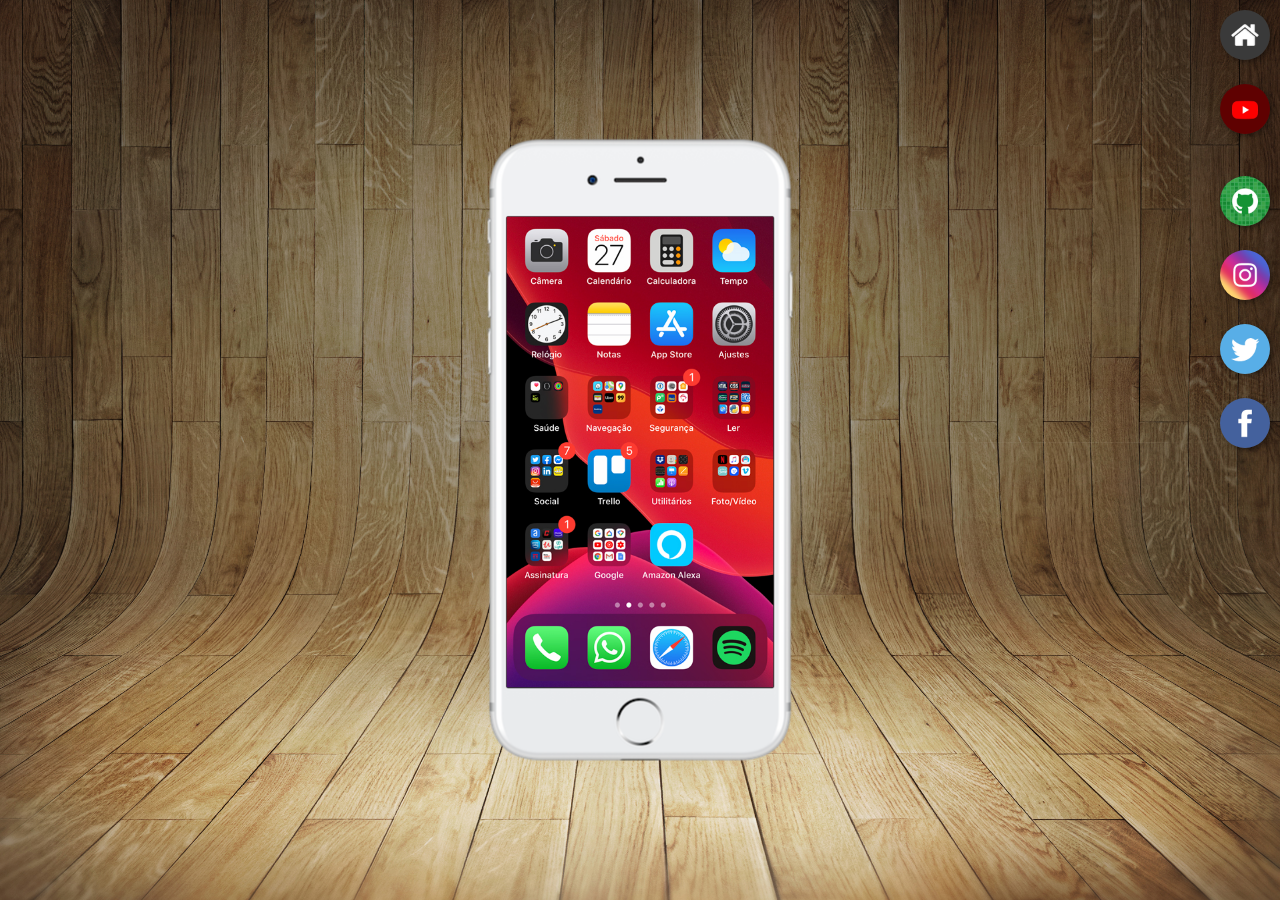
<file: index.html>
<!DOCTYPE html>
<html lang="Pt-br">
<head>
    <meta charset="UTF-8">
    <meta name="viewport" content="width=device-width, initial-scale=1.0">
    <link rel="shortcut icon" href="favicon.ico" type="image/x-icon">
    <title>Projeto Redes Sociais</title>
    <link rel="stylesheet" href="estilos/style.css">
</head>
<body>
    <main>
        <section id="telefone">
            <iframe src="home.html" name="tela" id="tela" frameborder="0"></iframe>



        </section>
        <section id="redes-sociais">
            <a href="home.html" target="tela"><img src="imagens/logo-home.jpg" alt="home"> <br></a>
            <a href="youtube.html" target="tela"><img src="imagens/logo-youtube.jpg" alt="youtube"><br><br></a>
            <a href="github.html" target="tela"><img src="imagens/logo-github.jpg" alt="github"><br></a>
            <a href="instagran.html" target="tela"><img src="imagens/logo-instagram.jpg" alt="instagram"><br></a>
            <a href="twitter.html" target="tela"><img src="imagens/logo-twitter.jpg" alt="twitter"><br></a>
            <a href="facebook.html" target="tela"><img src="imagens/logo-facebook.jpg" alt="facebook"></a>
        </section>
    </main>
    
</body>
</html>
</file>
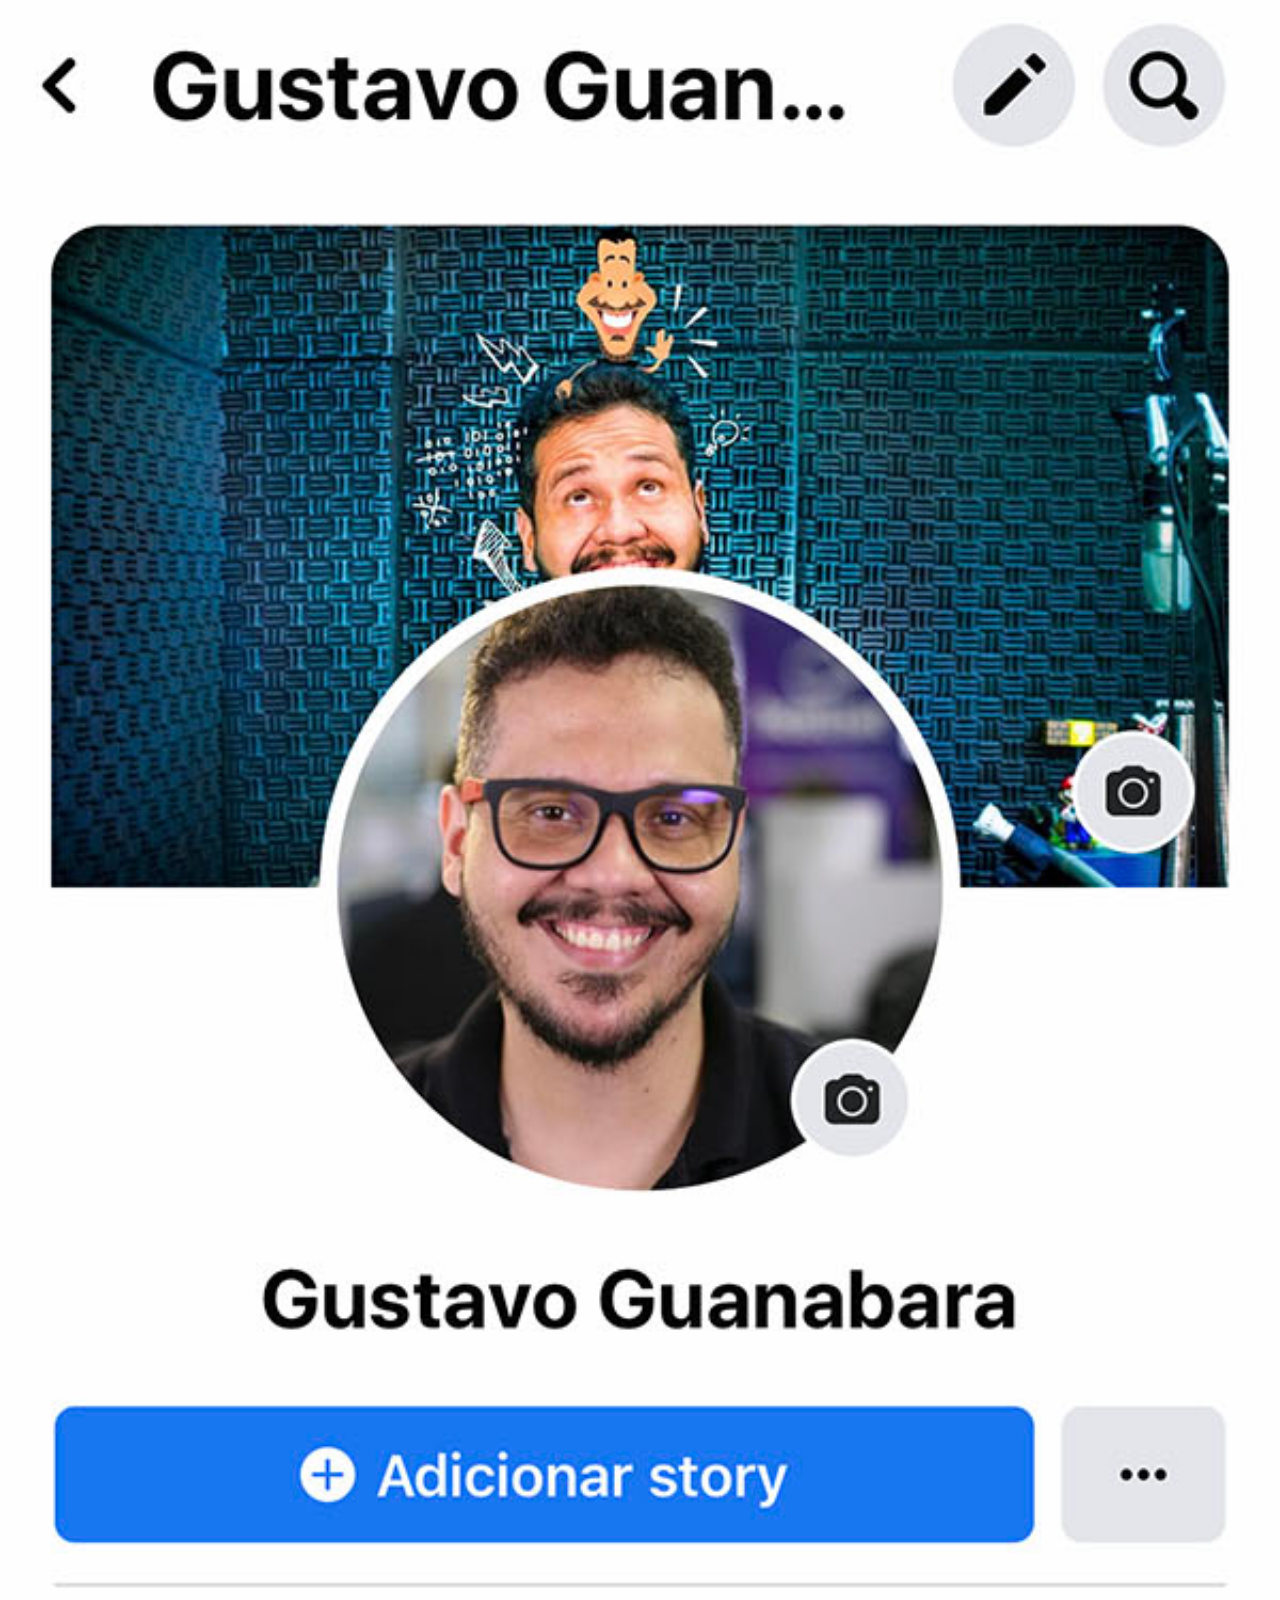
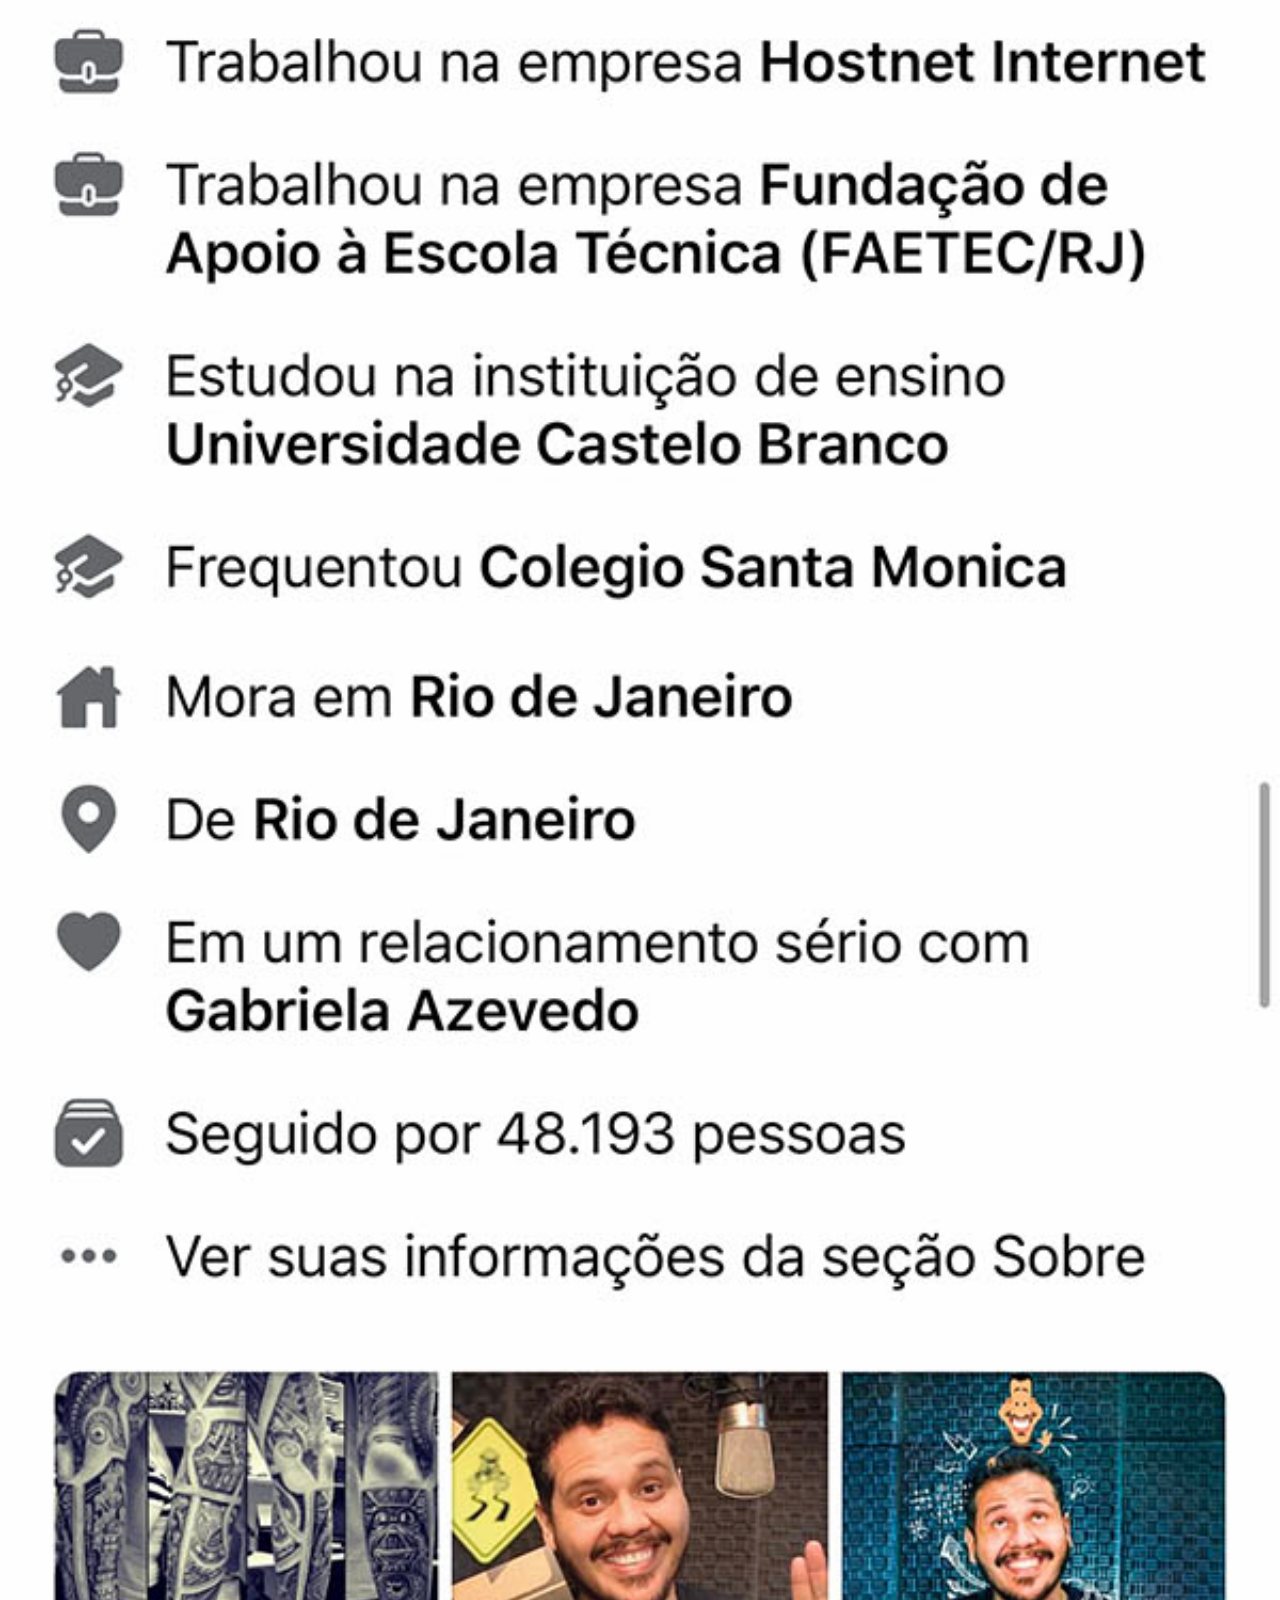
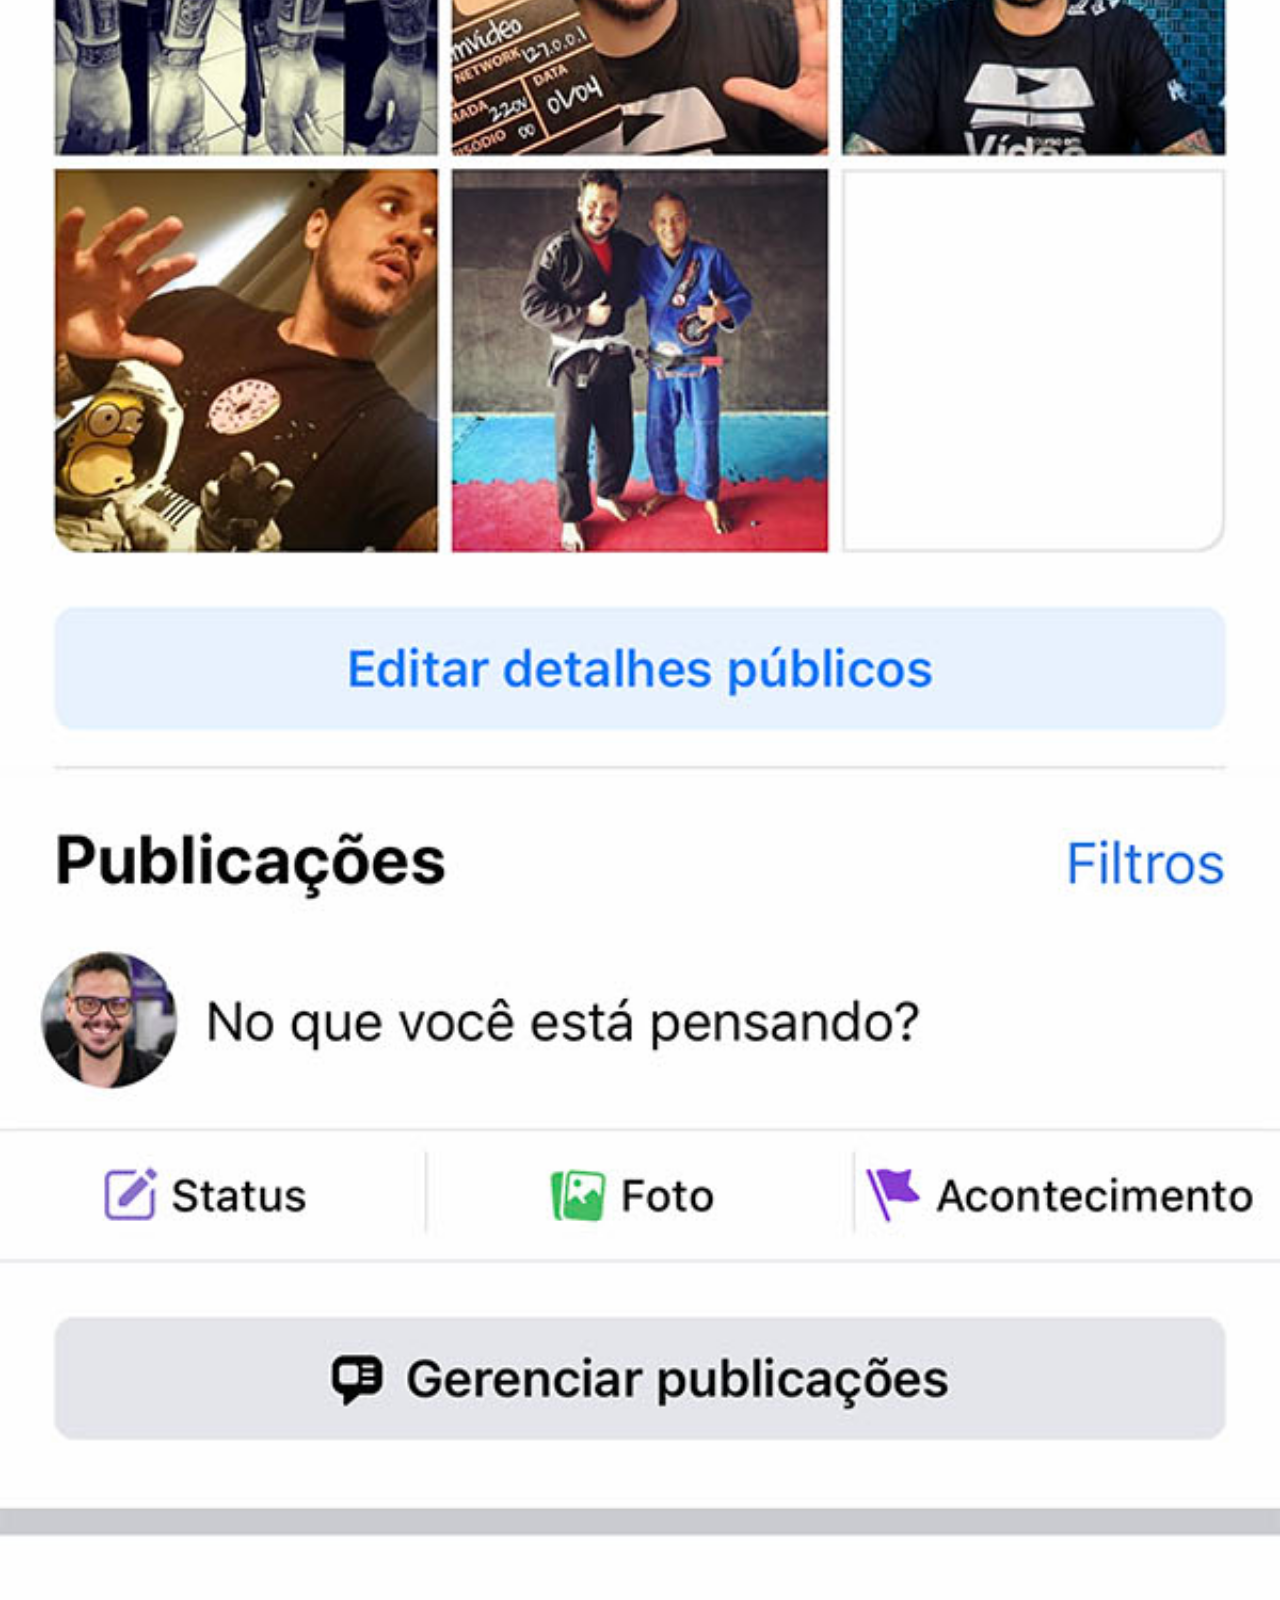
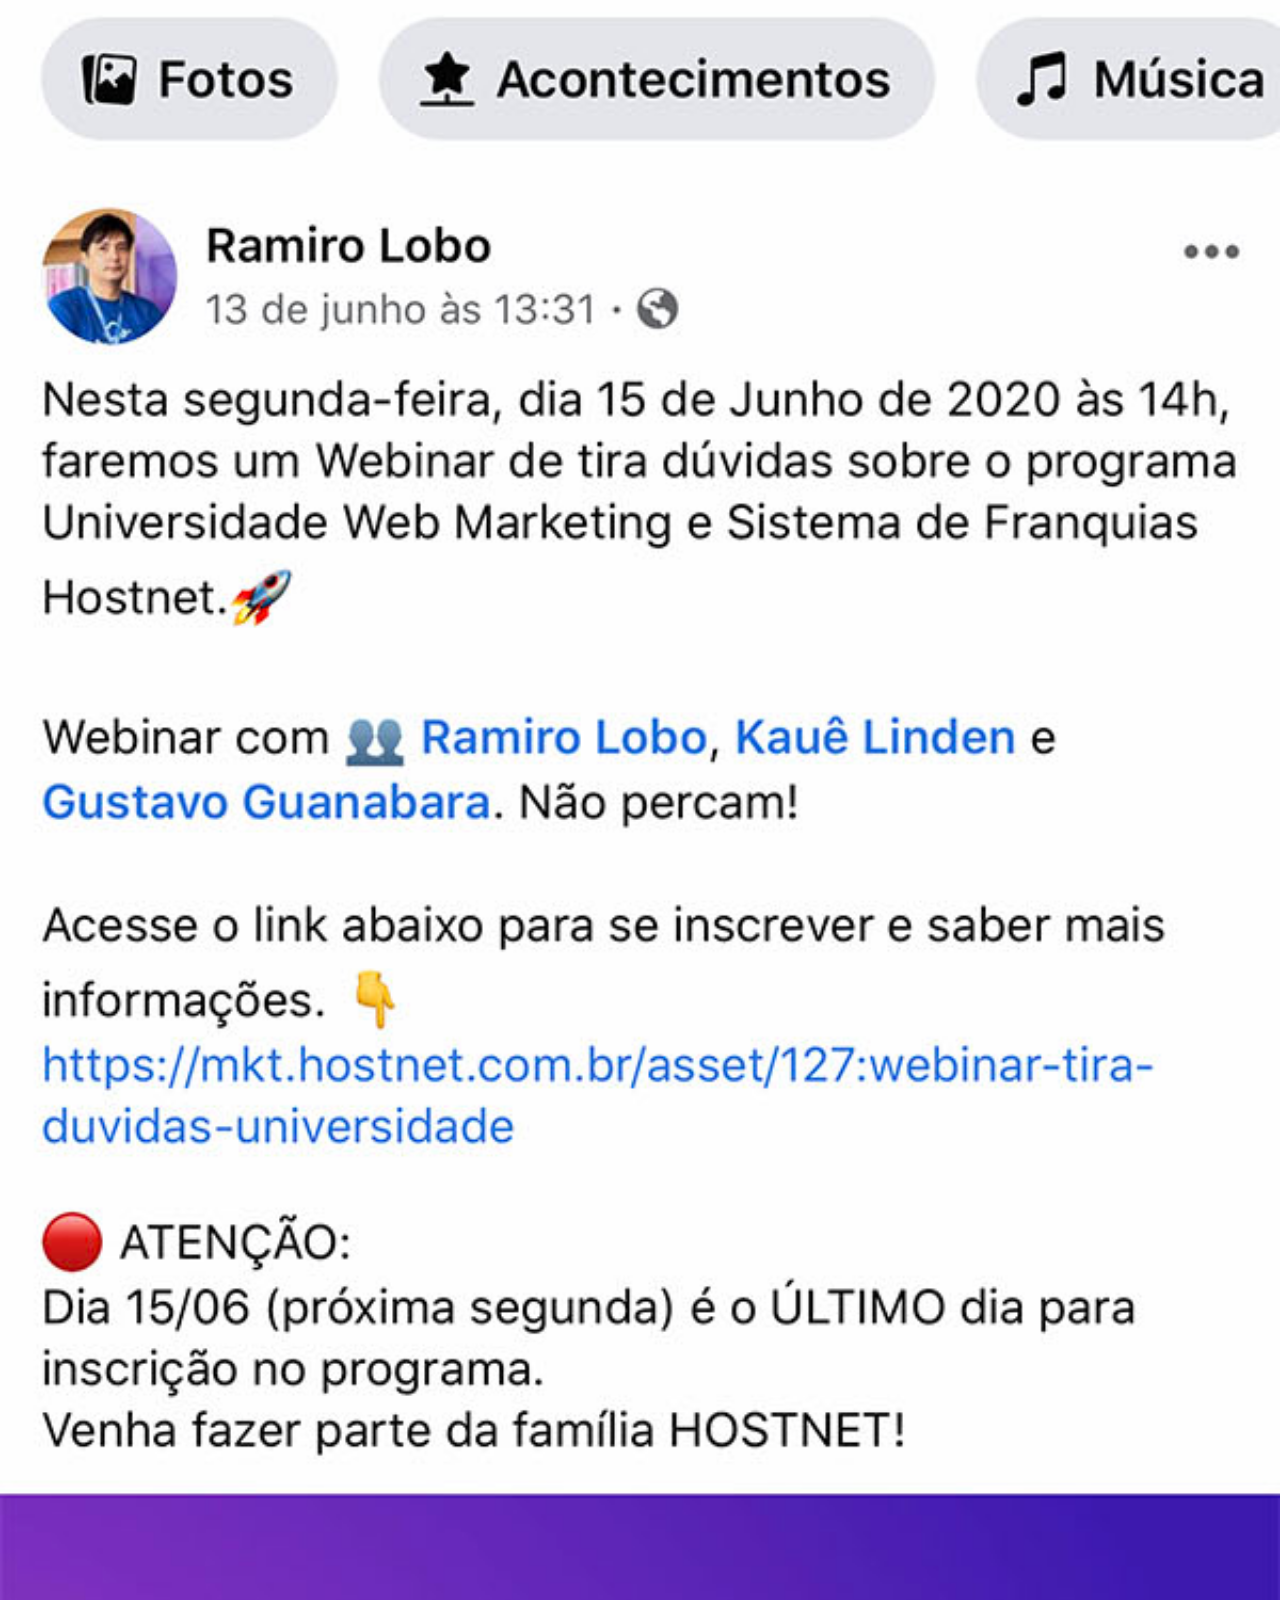
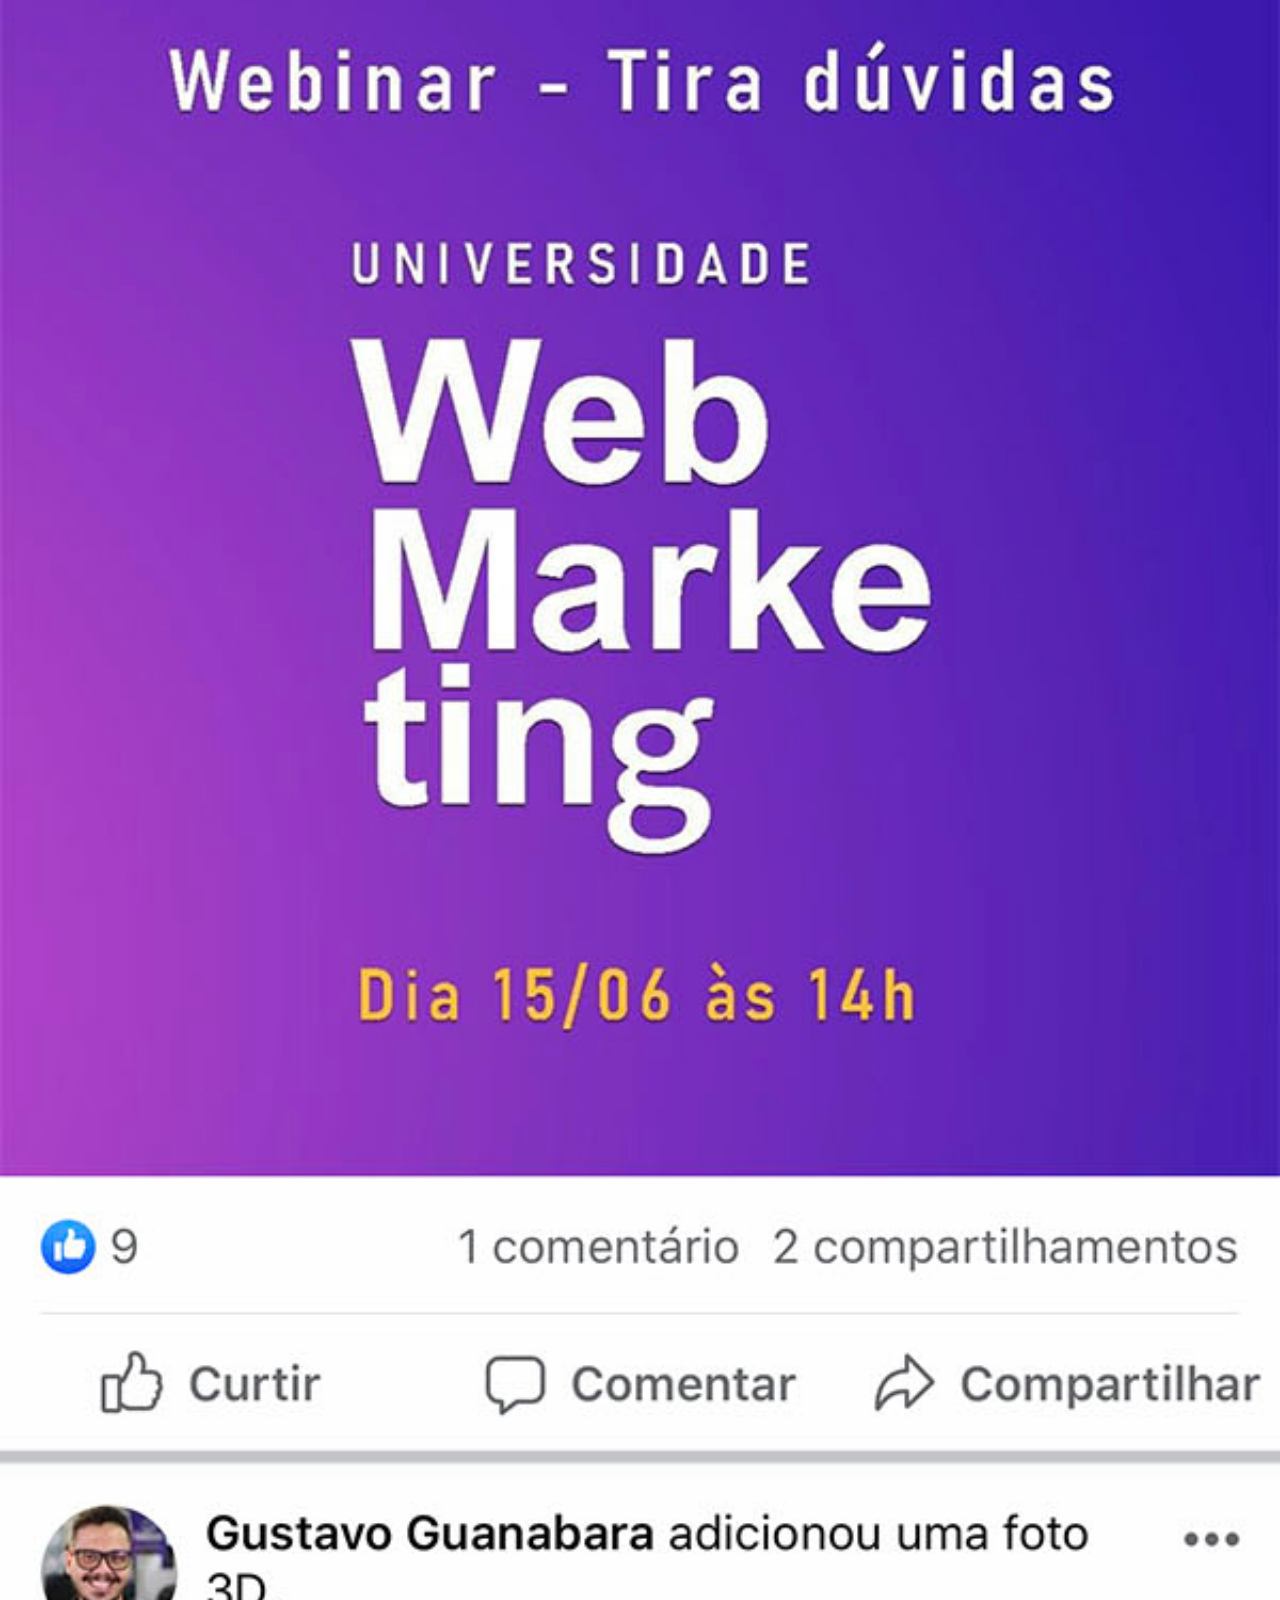
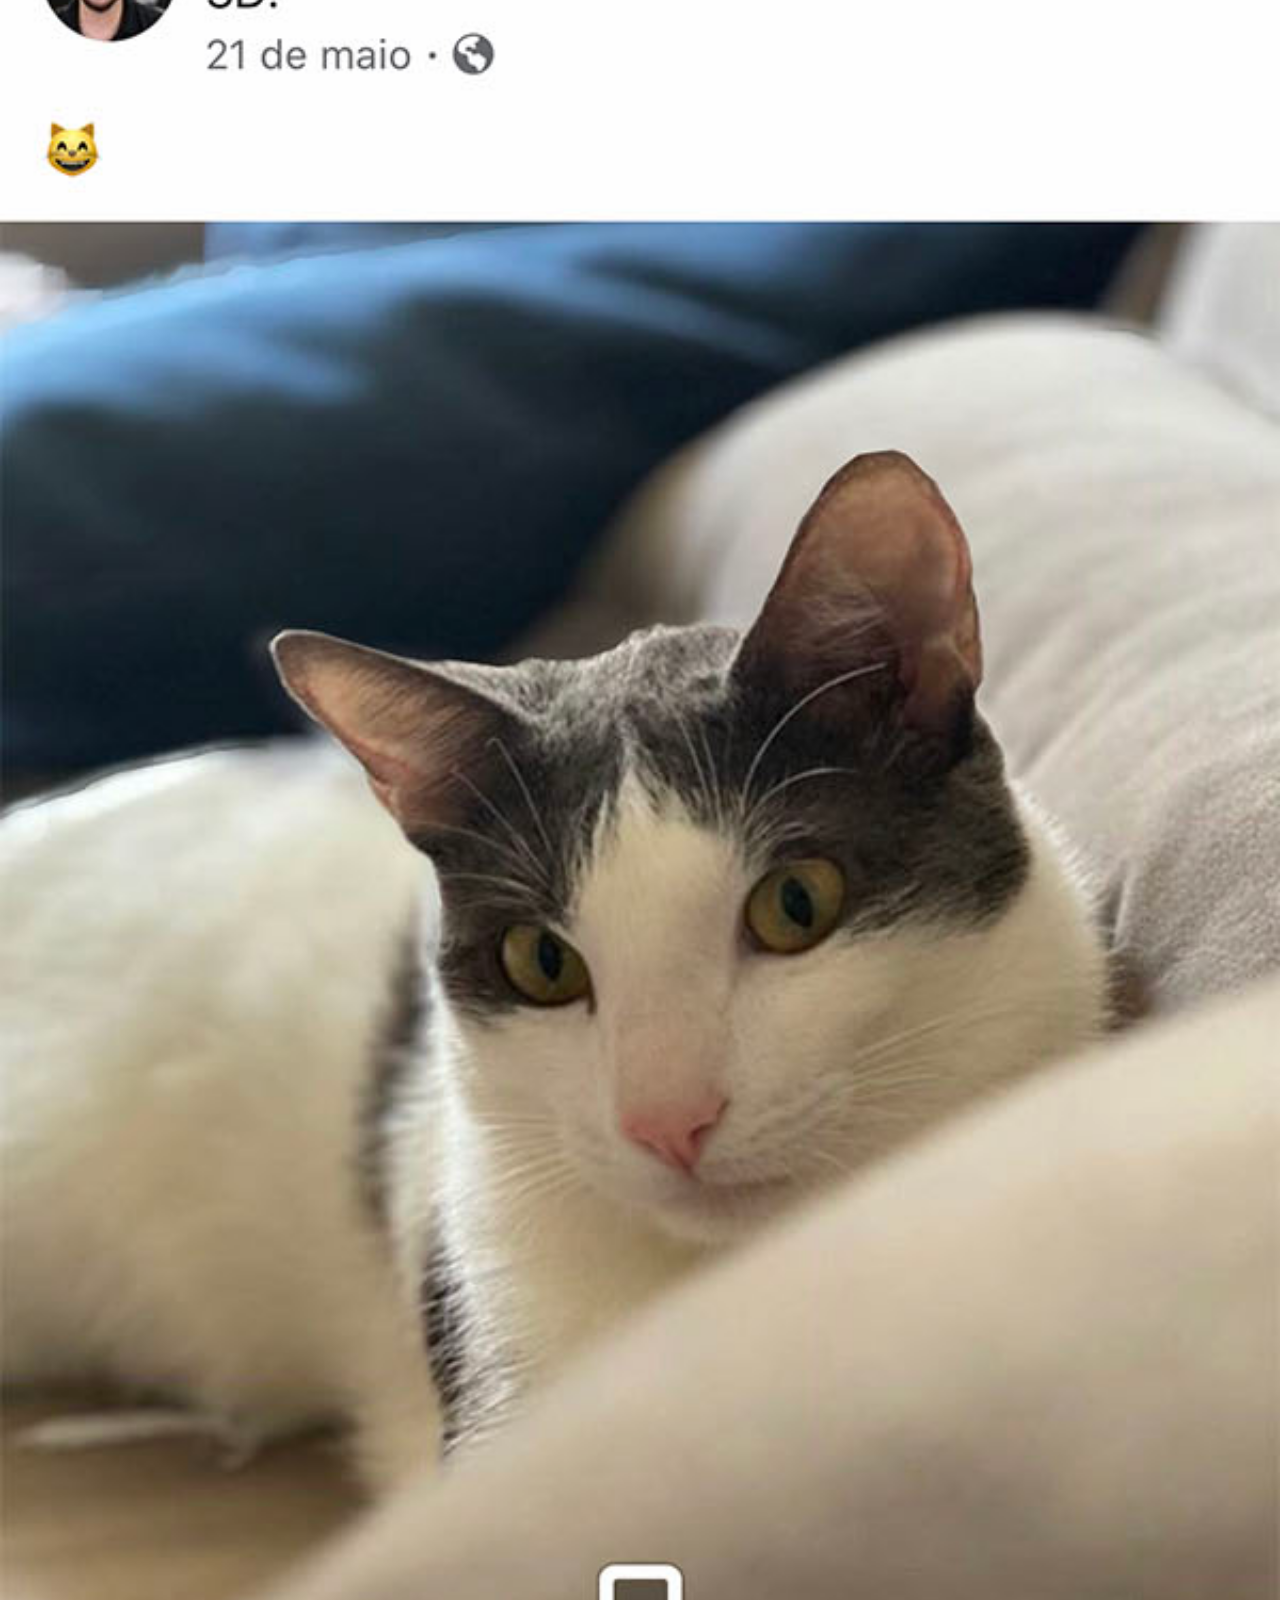
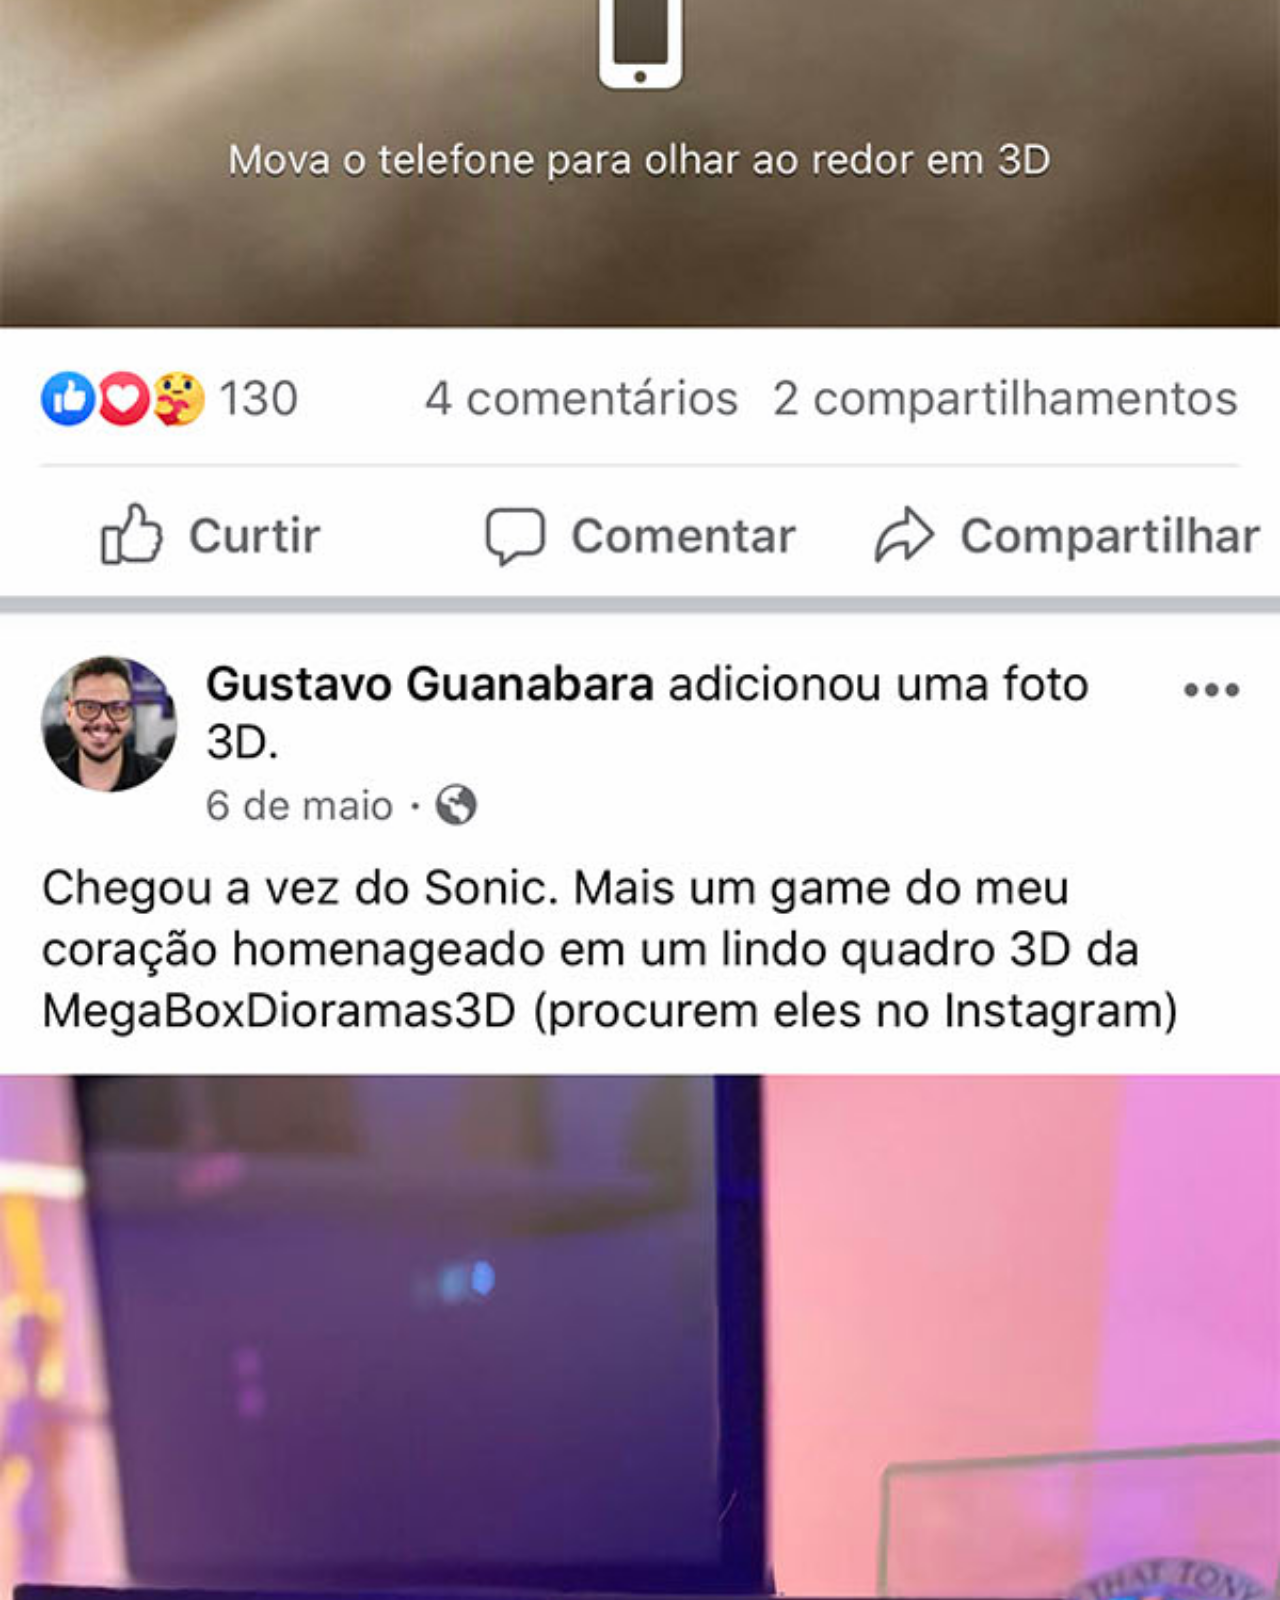
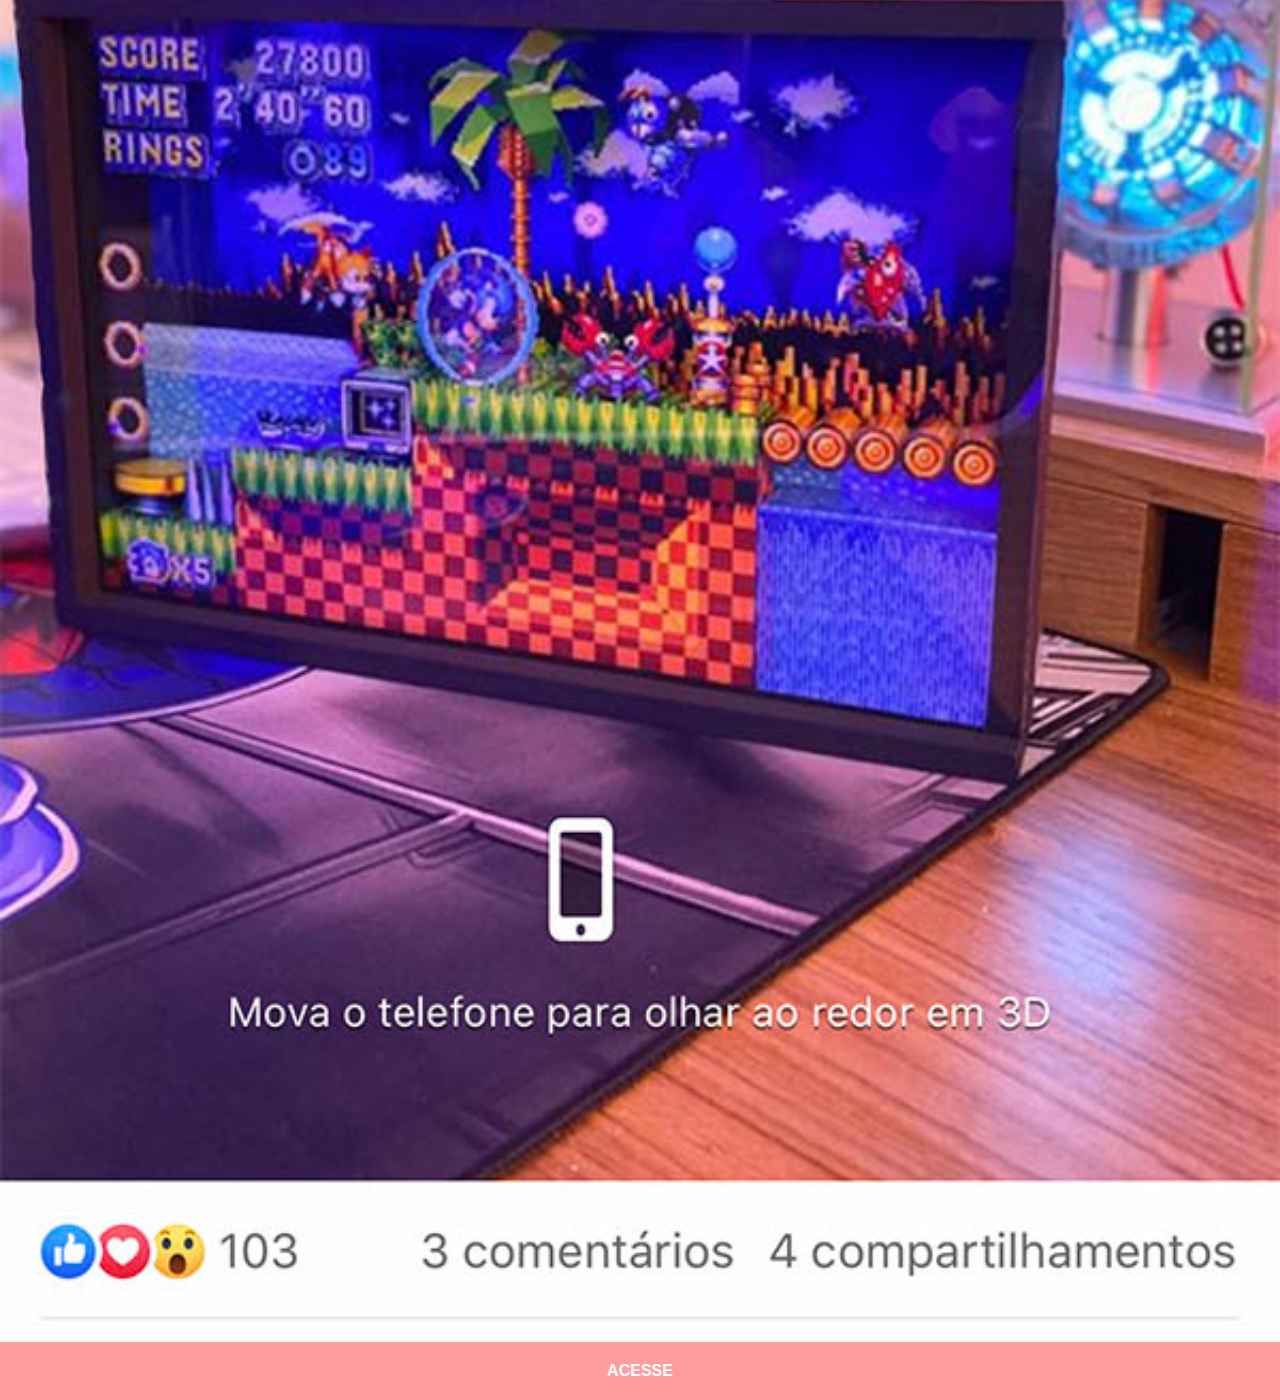
<file: facebook.html>
<!DOCTYPE html>
<html lang="pt-br">

<head>
    <meta charset="UTF-8">
    <meta name="viewport" content="width=device-width, initial-scale=1.0">
    <title>facebook</title>
    <link rel="stylesheet" href="estilos/social.css">
</head>

<body>
    <img src="imagens/tela-facebook.jpg" alt="facebook">
    <a href="https://www.facebook.com/gustavoguanabara/?locale=pt_BR" target="_blank">ACESSE</a>

</body>

</html>
</file>
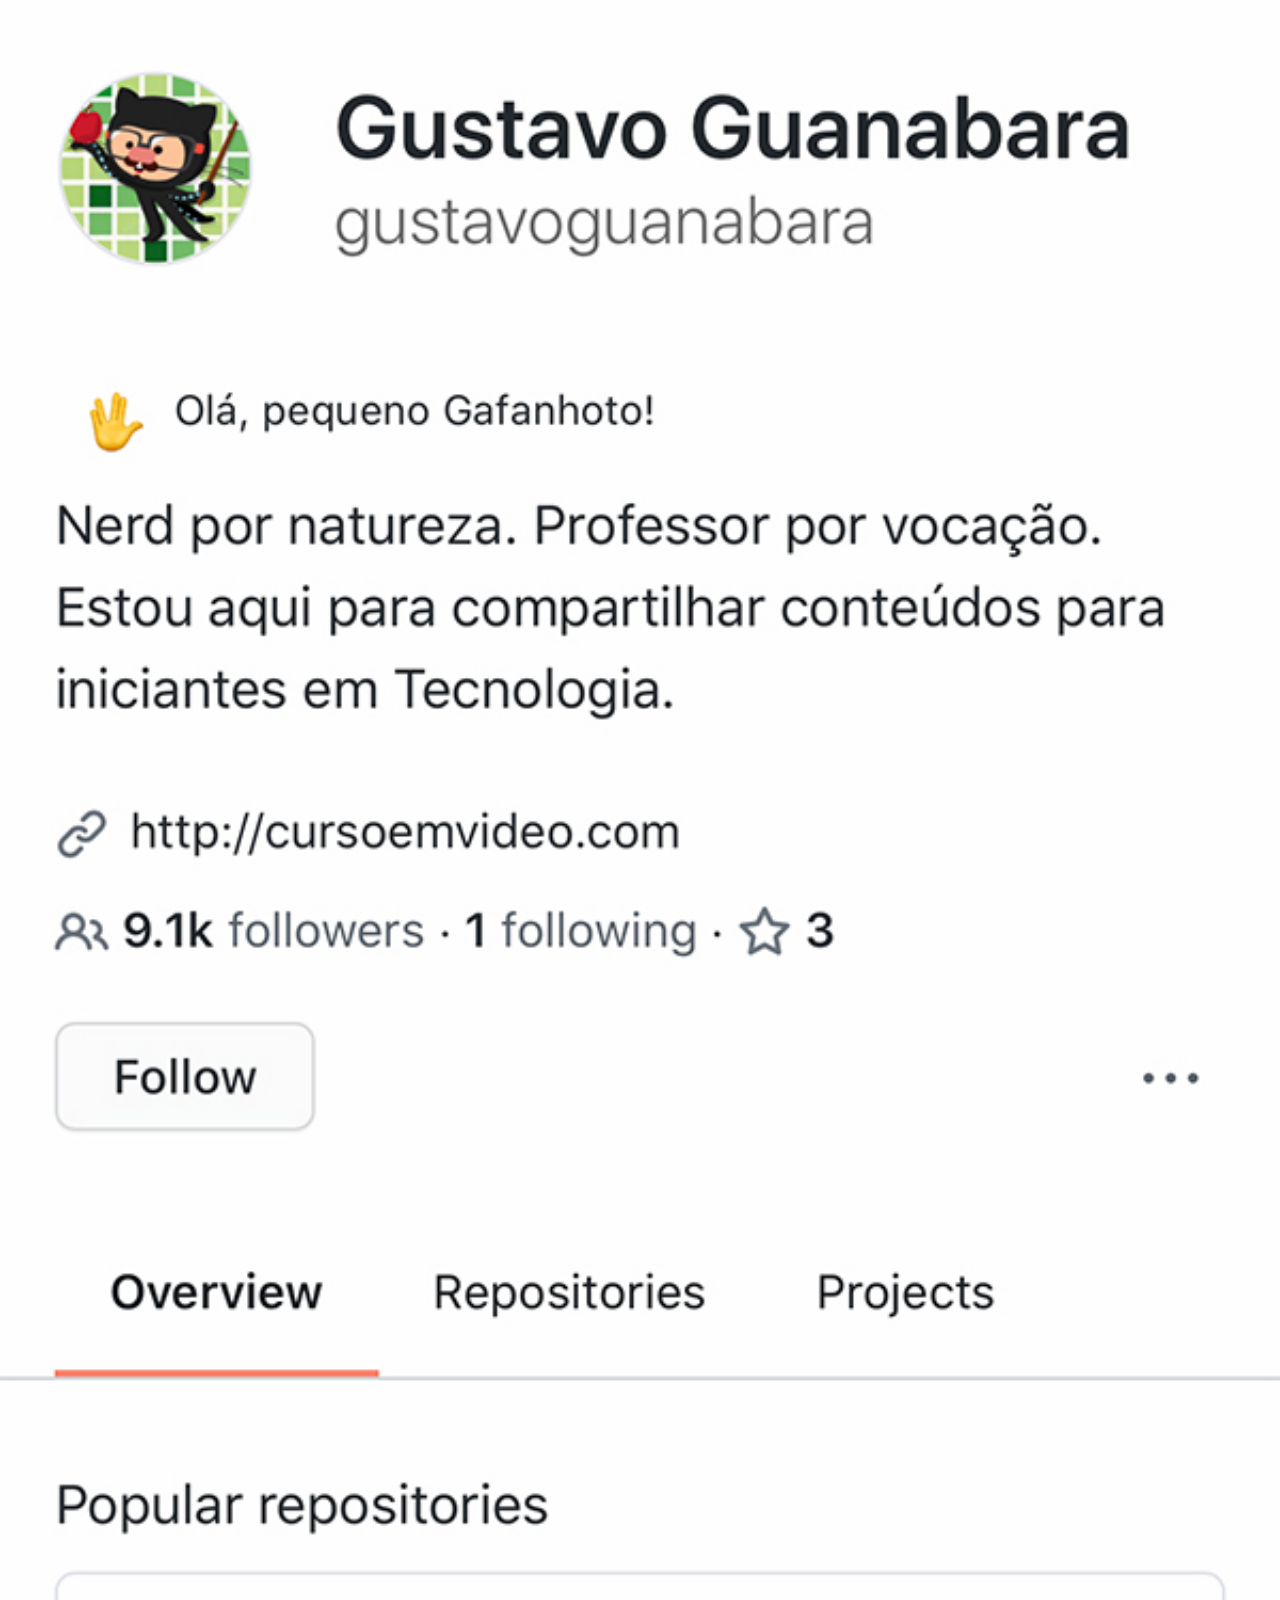
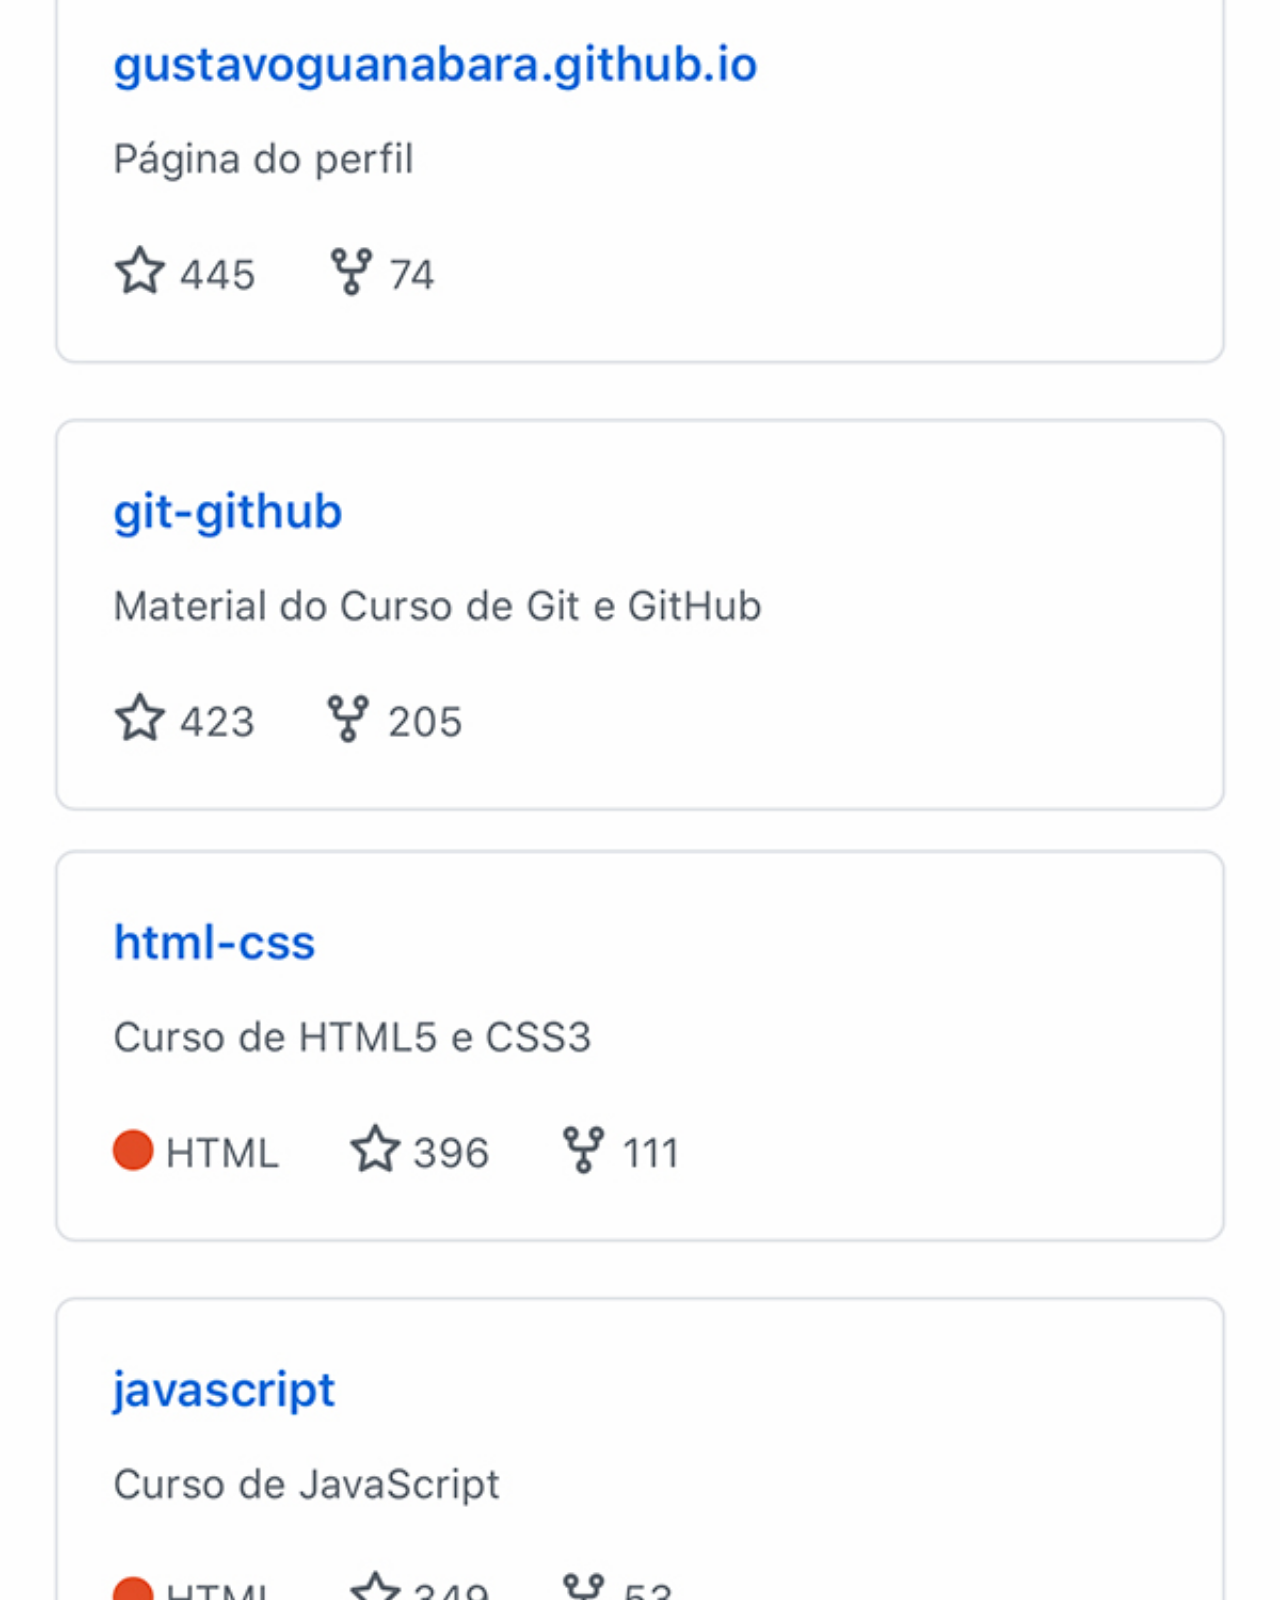
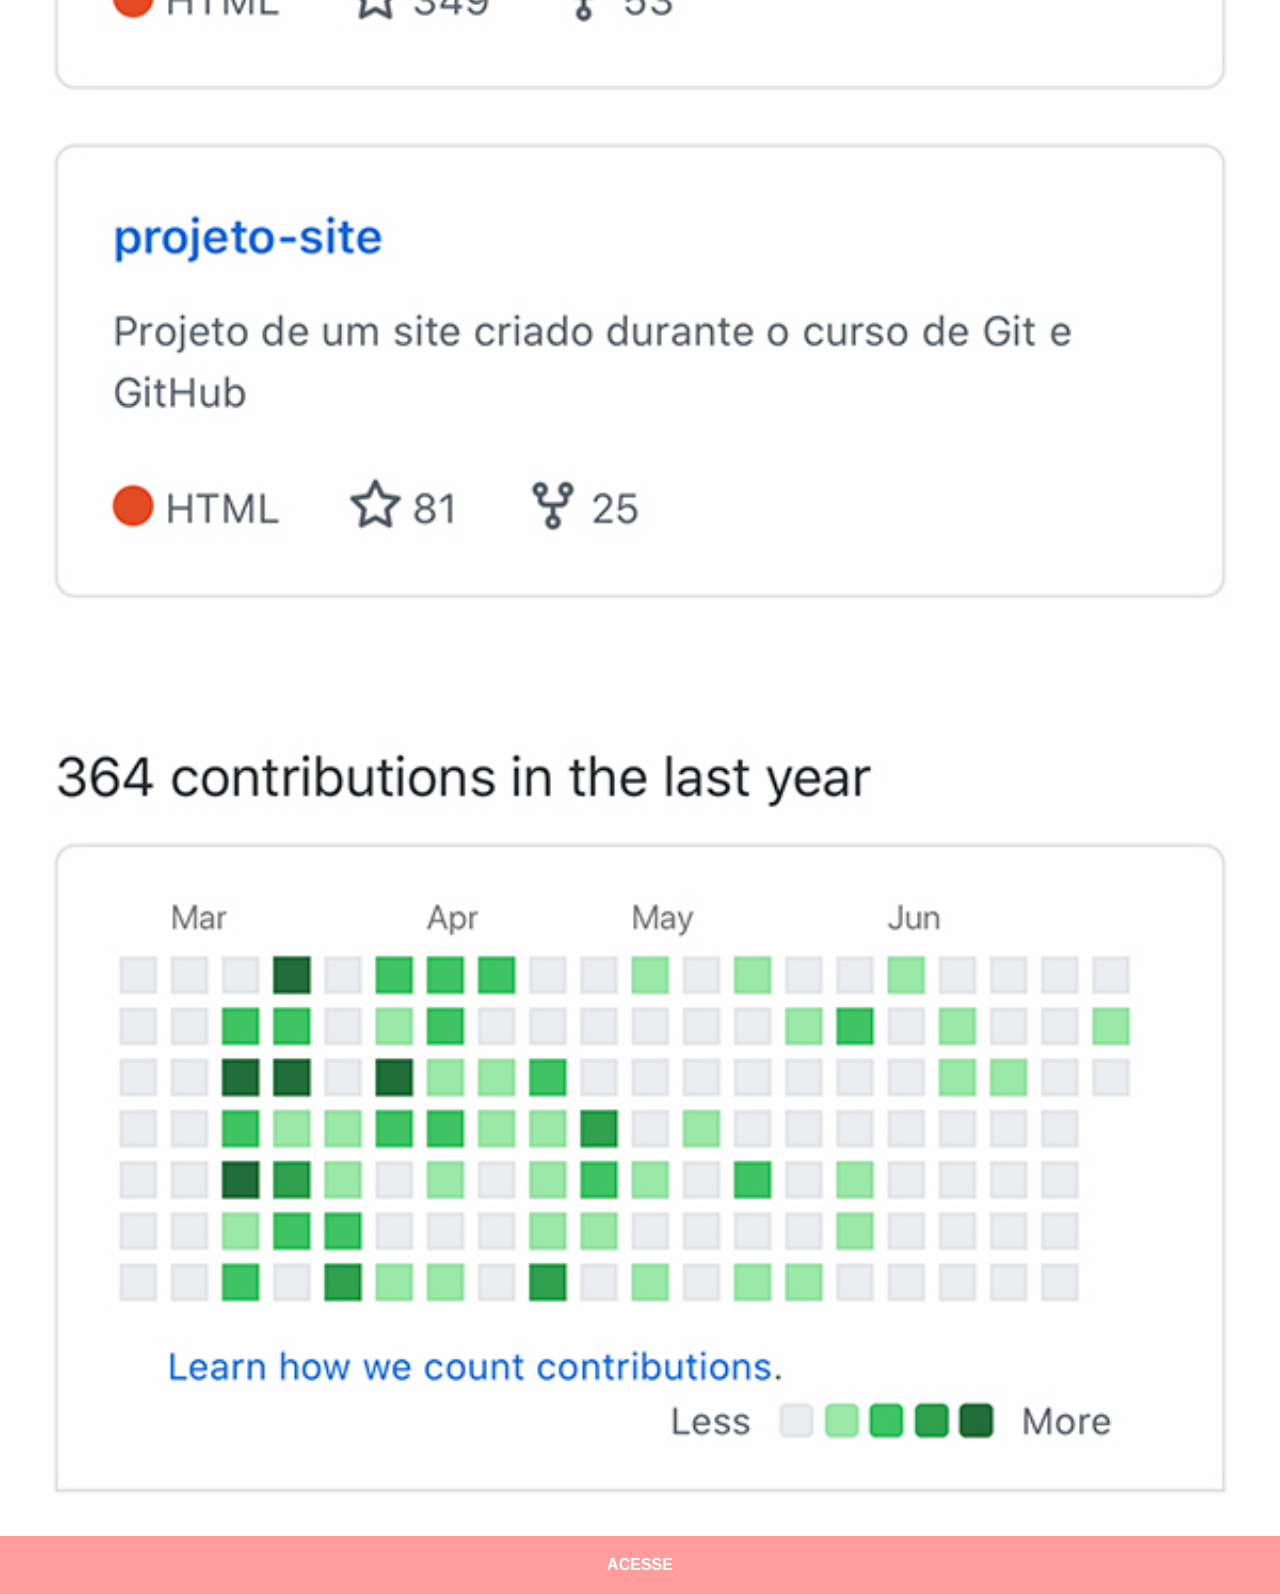
<file: github.html>
<!DOCTYPE html>
<html lang="pt-br">
<head>
    <meta charset="UTF-8">
    <meta name="viewport" content="width=device-width, initial-scale=1.0">
    <title>Github</title>
    <link rel="stylesheet" href="estilos/social.css">
</head>
<body>
    <img src="imagens/tela-github.jpg" alt="github">
    <a href="https://github.com/gustavoguanabara" target="_blank">ACESSE</a>

    
</body>
</html>
</file>
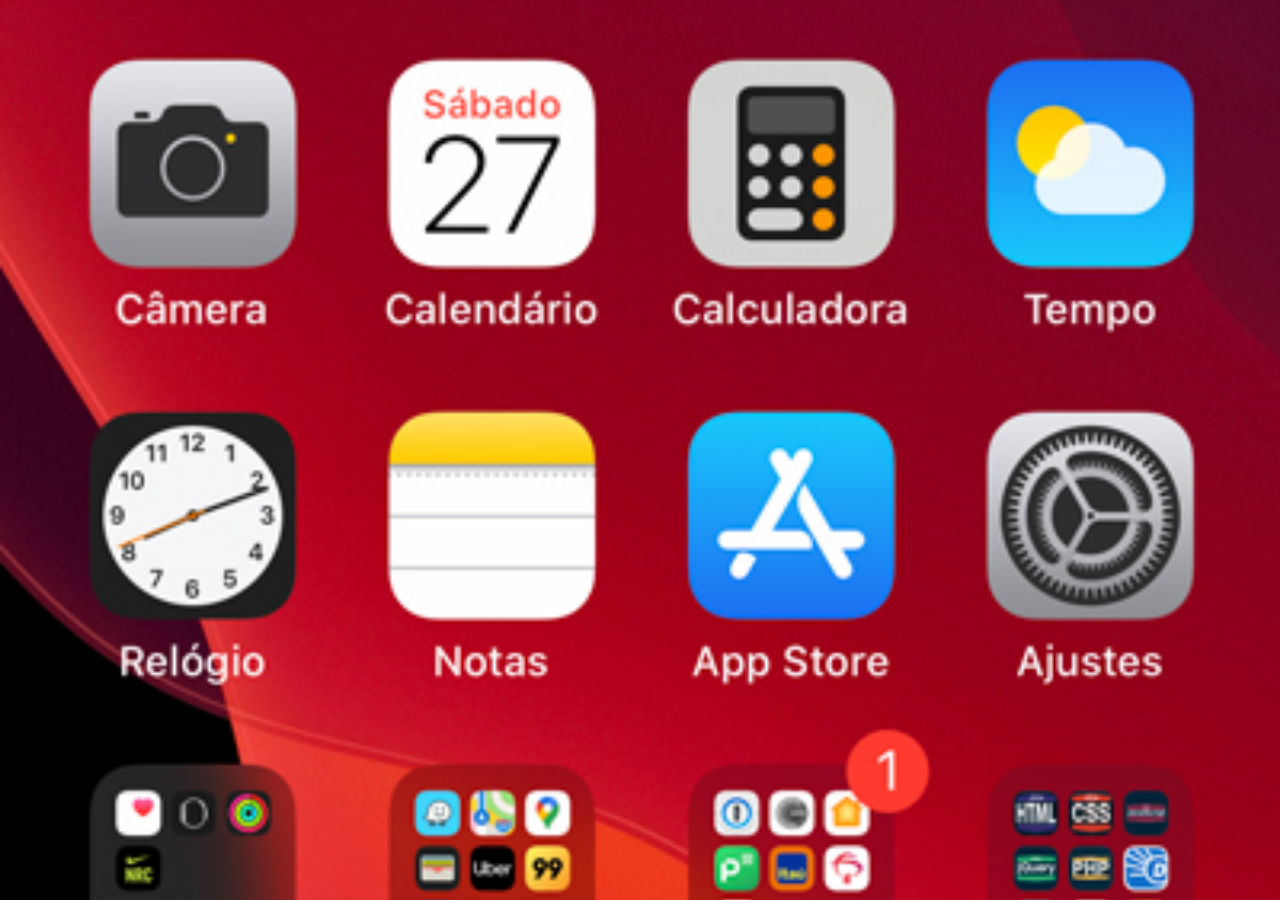
<file: home.html>
<!DOCTYPE html>
<html lang="pt-br">
<head>
    <meta charset="UTF-8">
    <meta name="viewport" content="width=device-width, initial-scale=1.0">
    <title>home</title>
</head>
<body>
    <style>
        *{
            margin: 0px;
            padding: 0px;

        }
        body{
            width: 100vw;
            height: 100vh;
            background: black url('imagens/tela-home.jpg')no-repeat top center;
            background-size: cover;
        }
    </style>

    
</body>
</html>
</file>
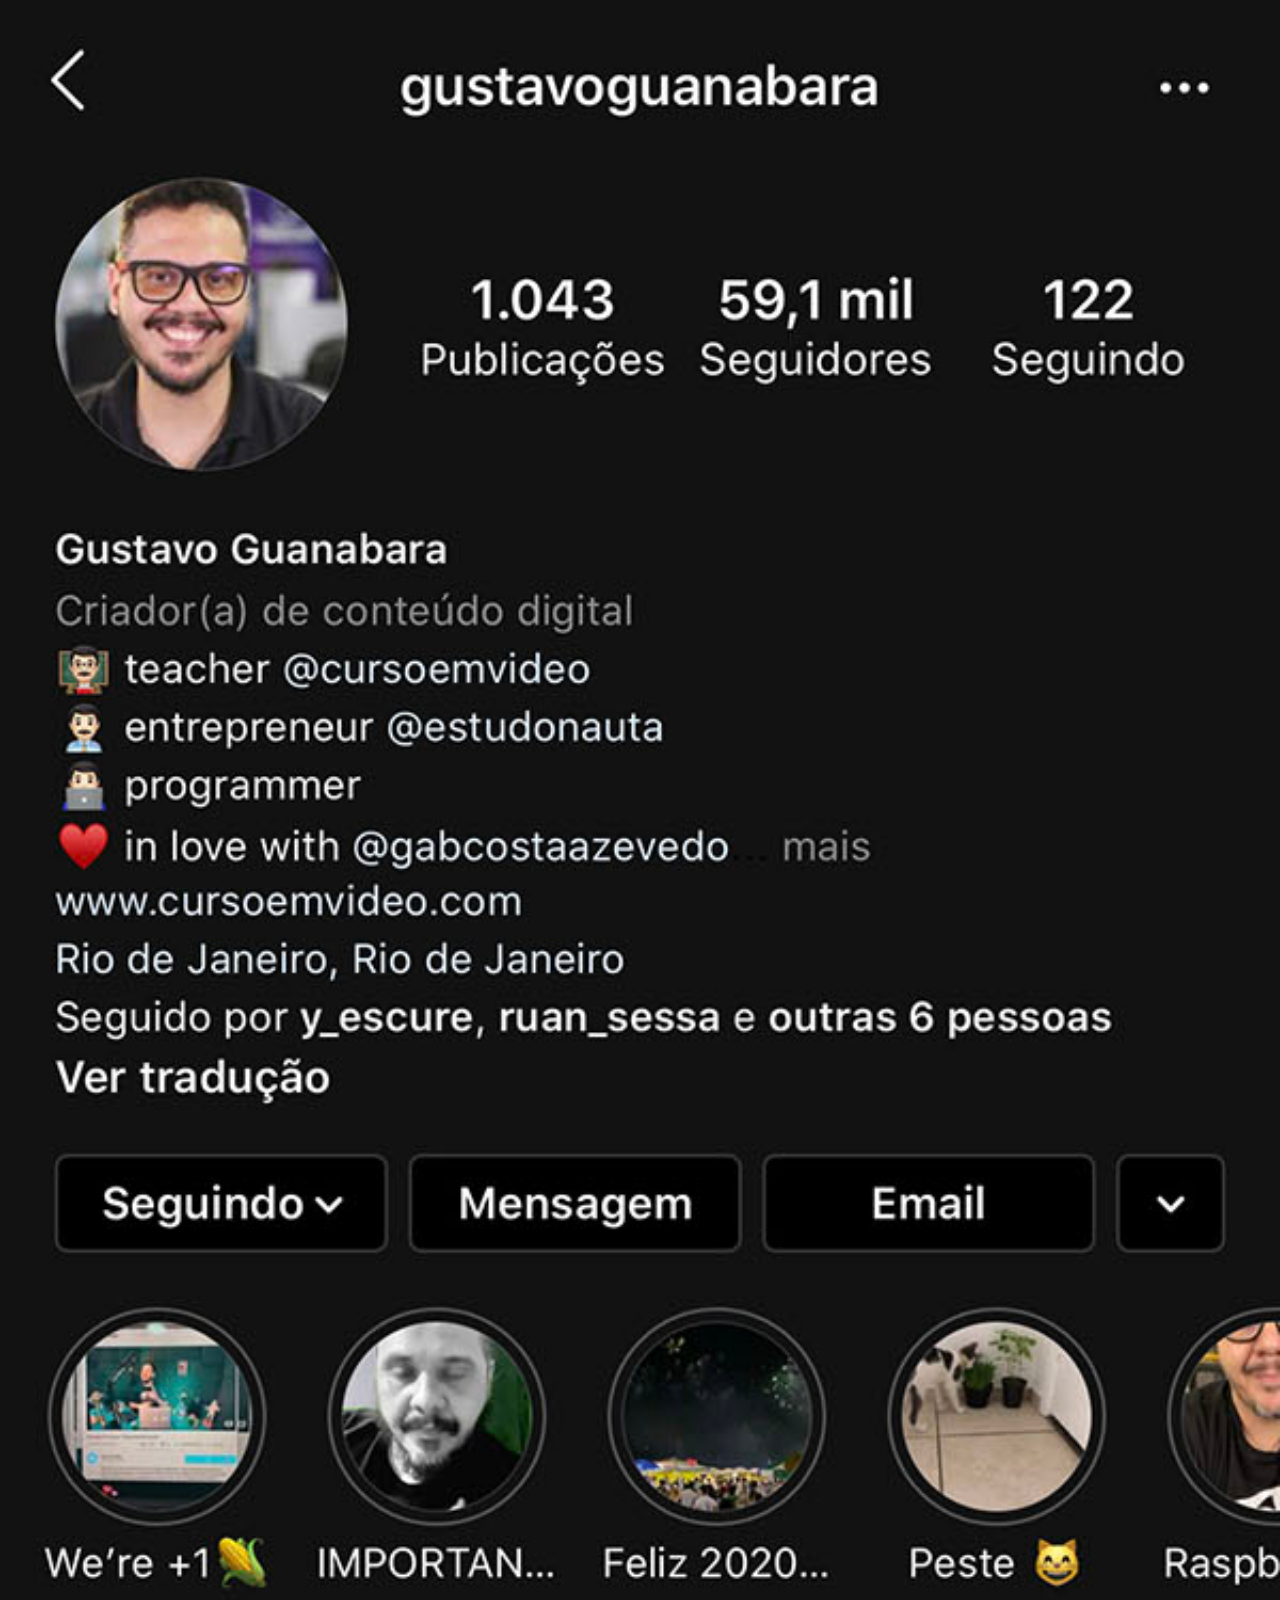
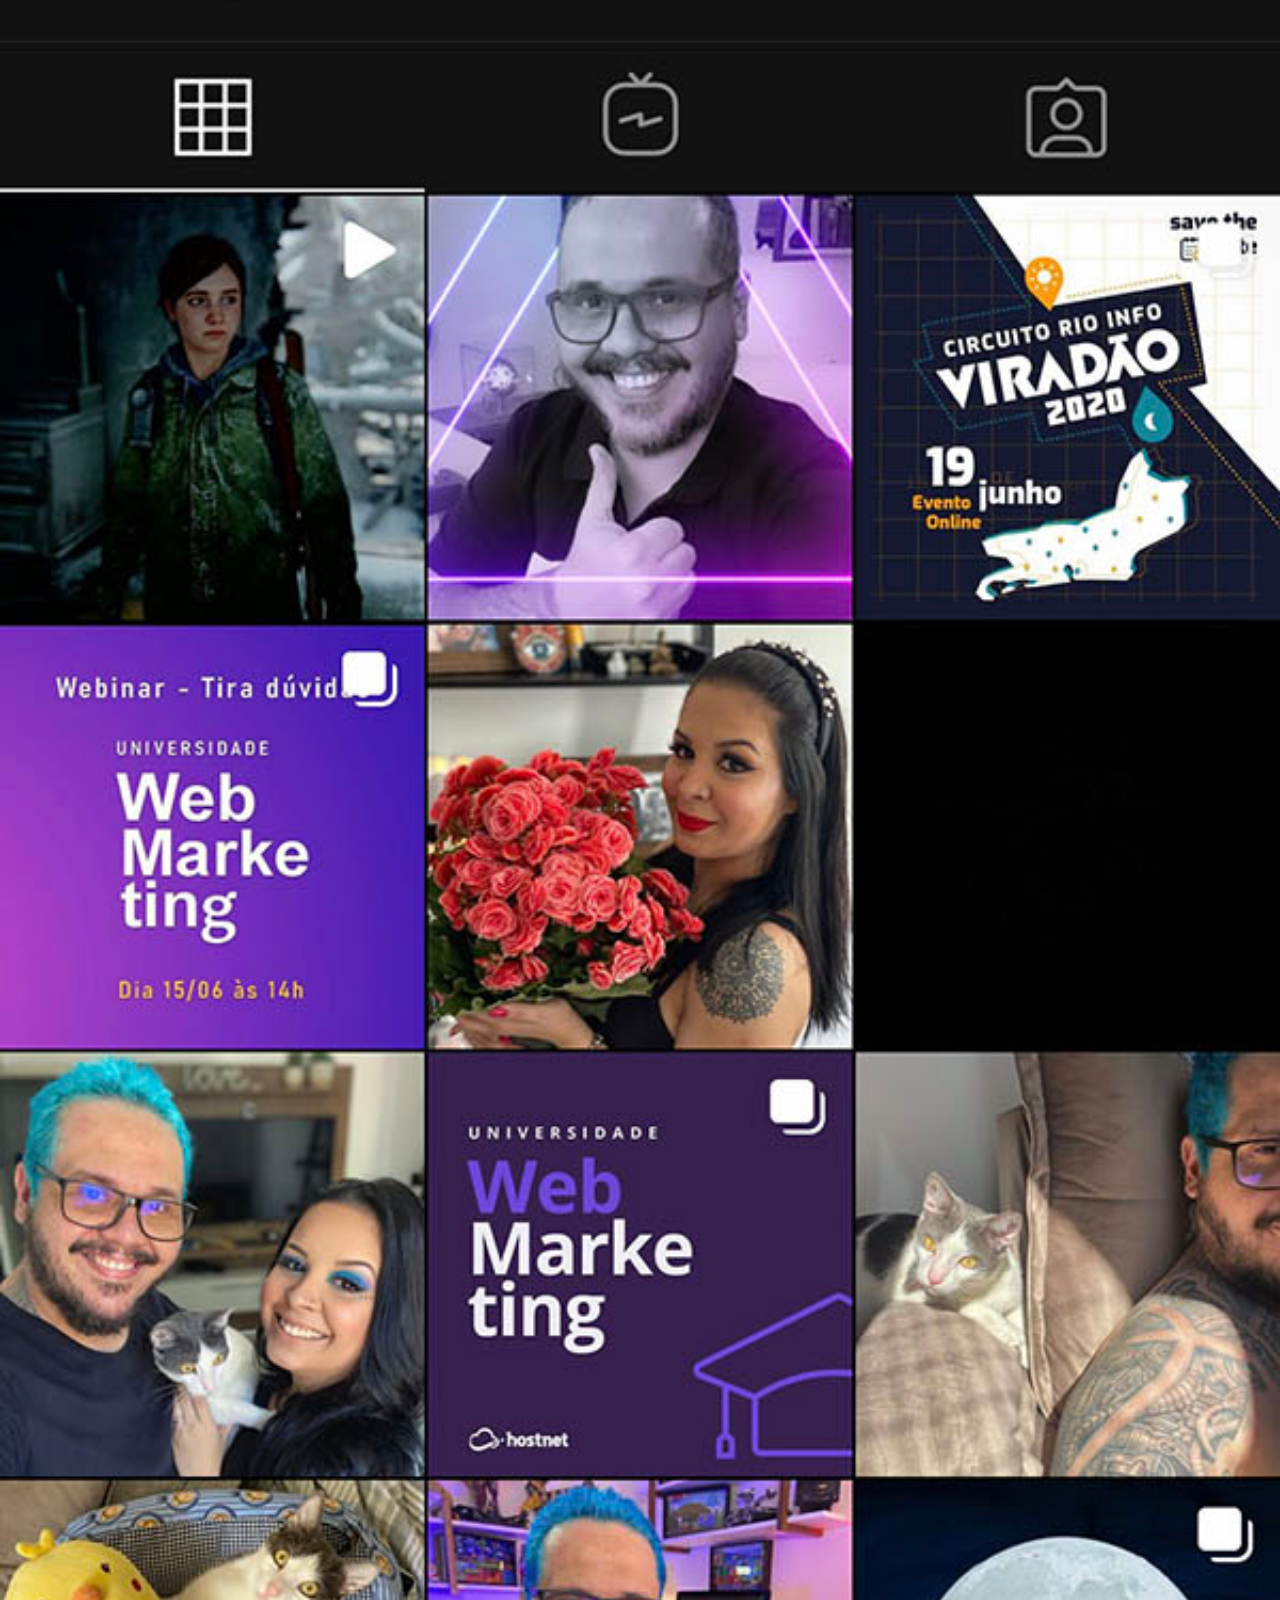
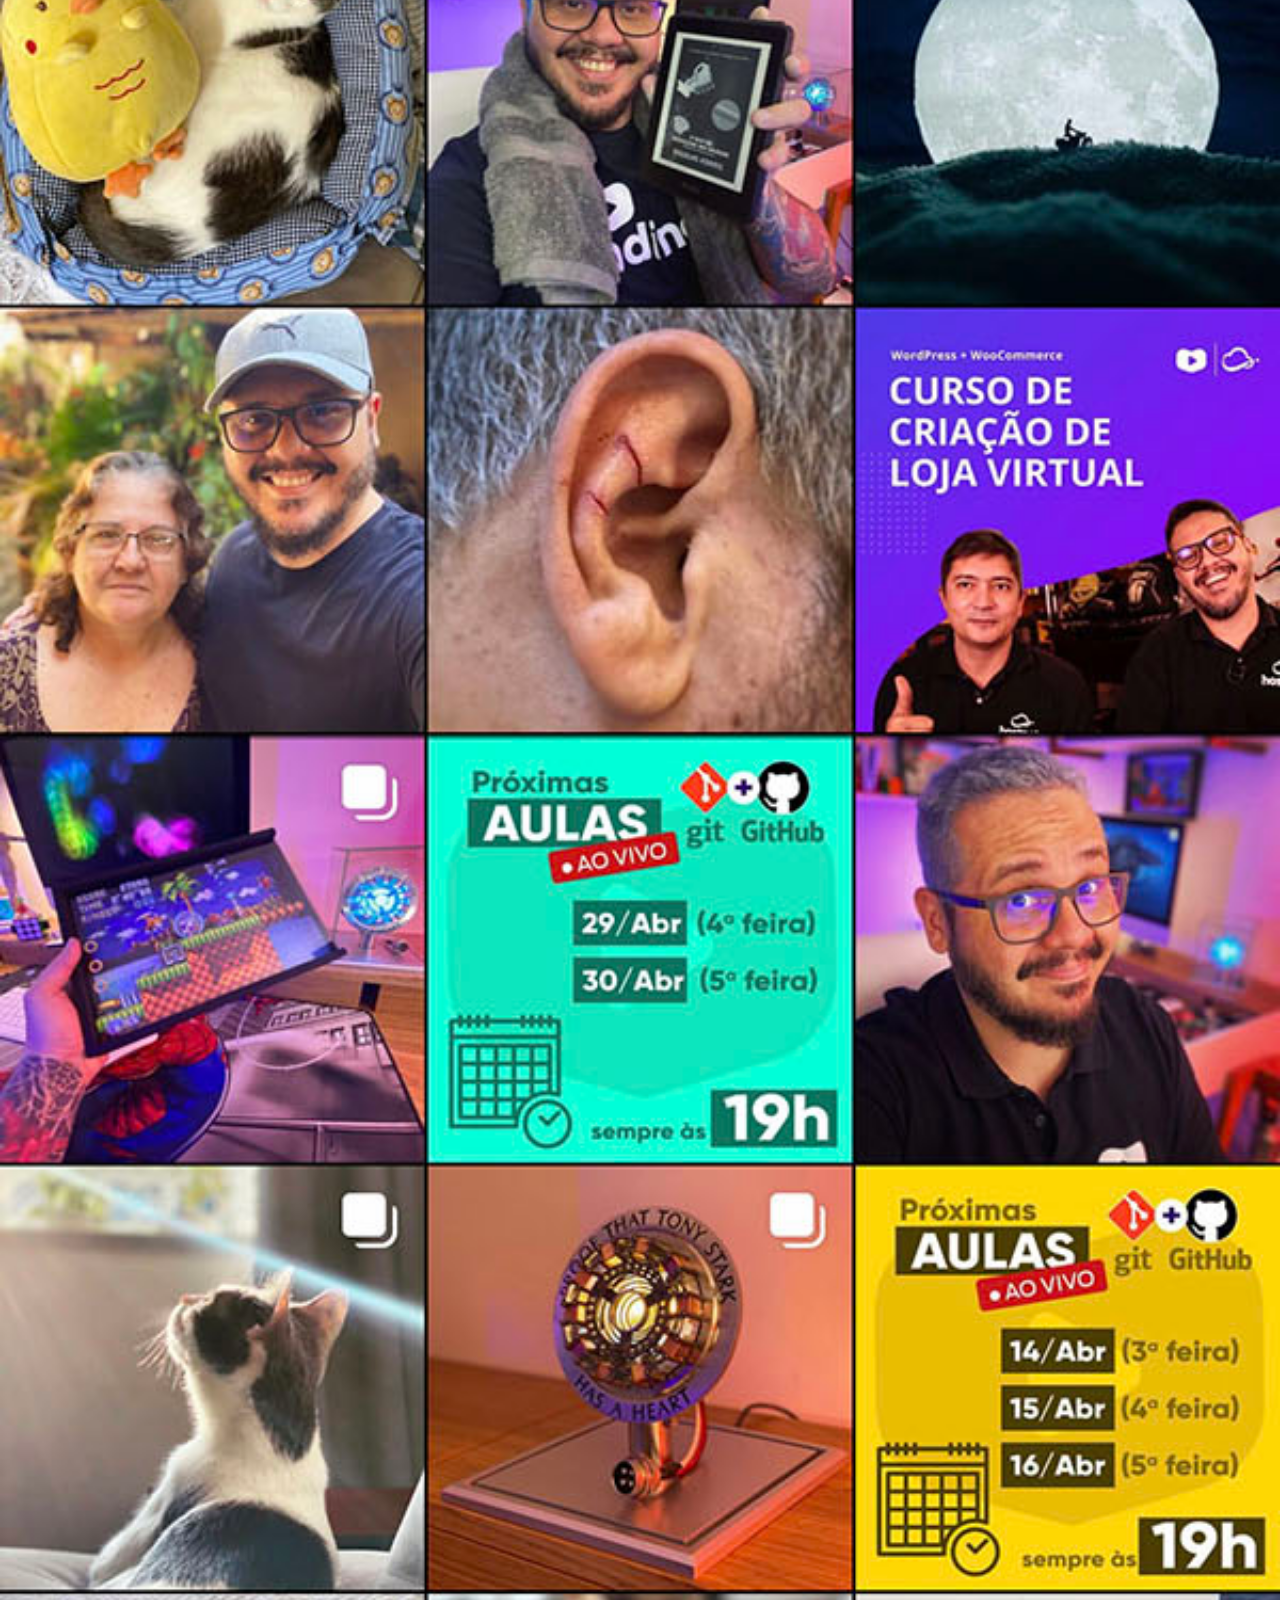
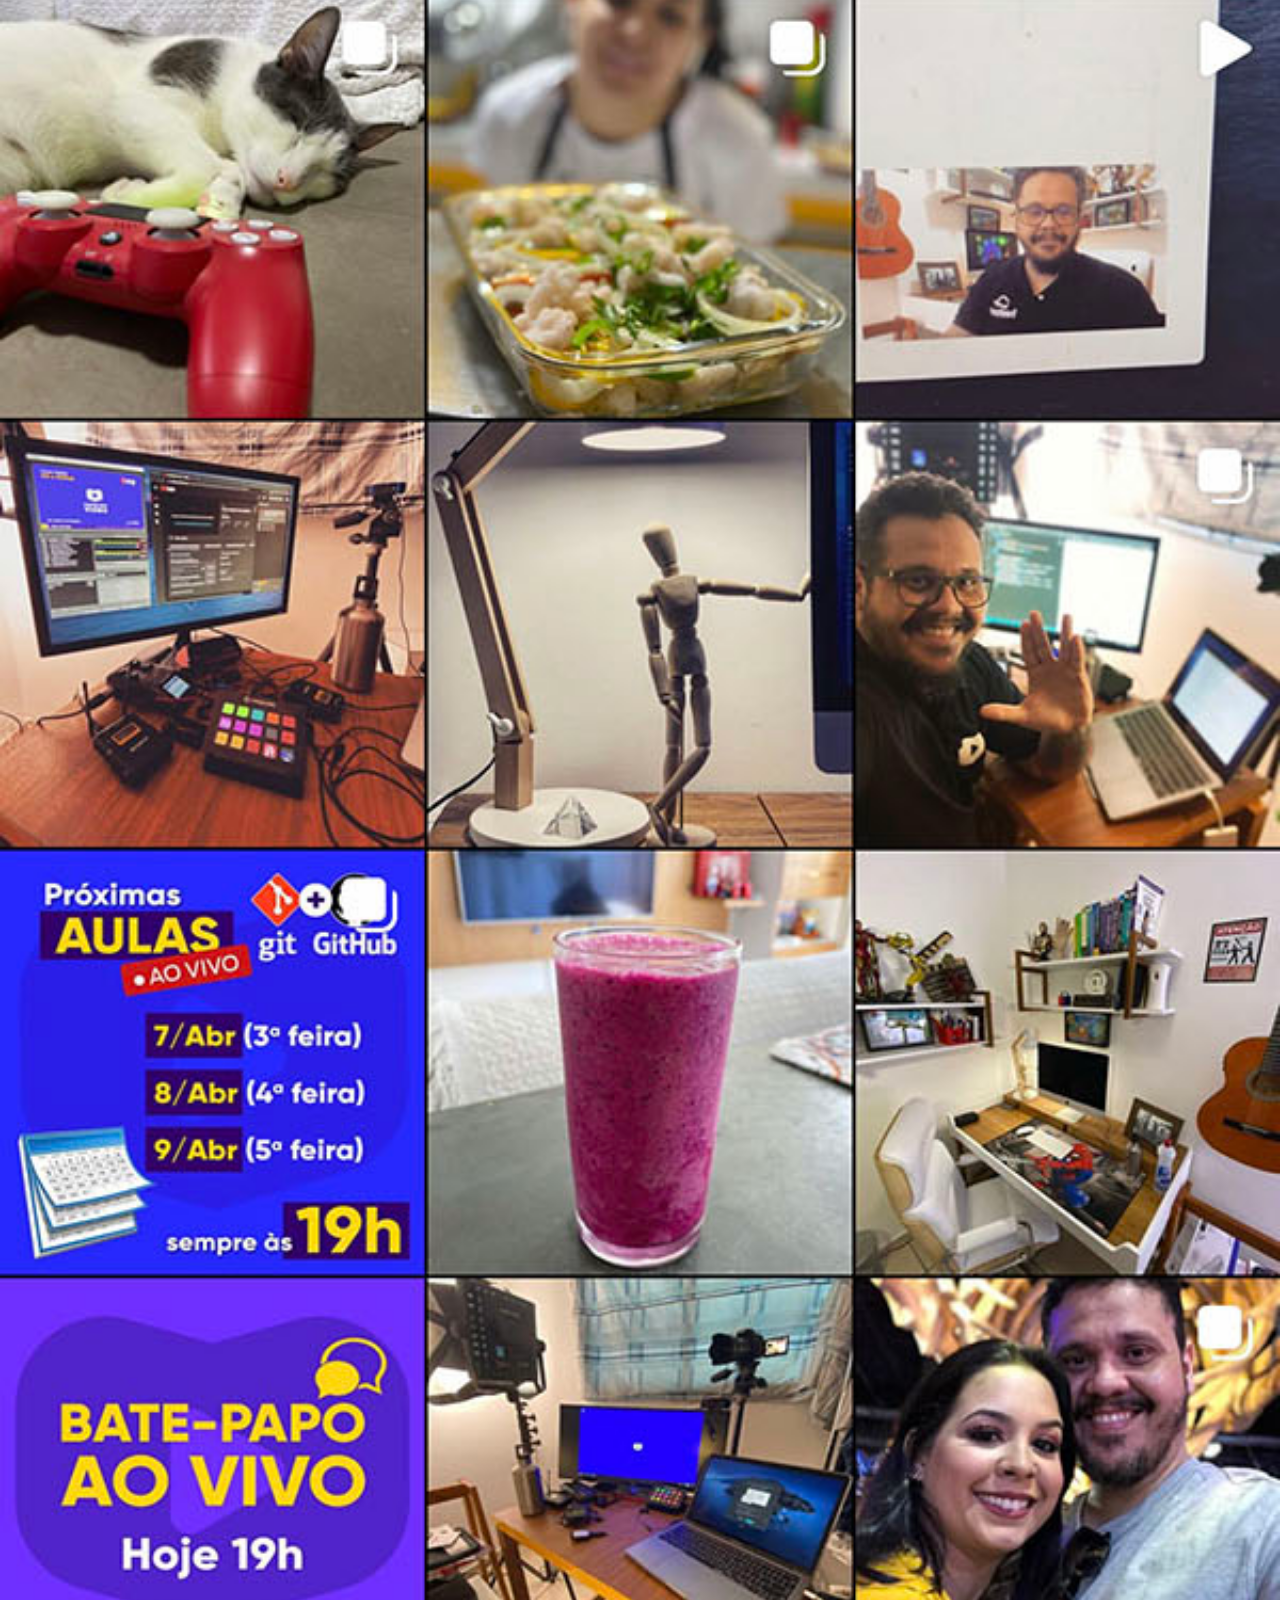
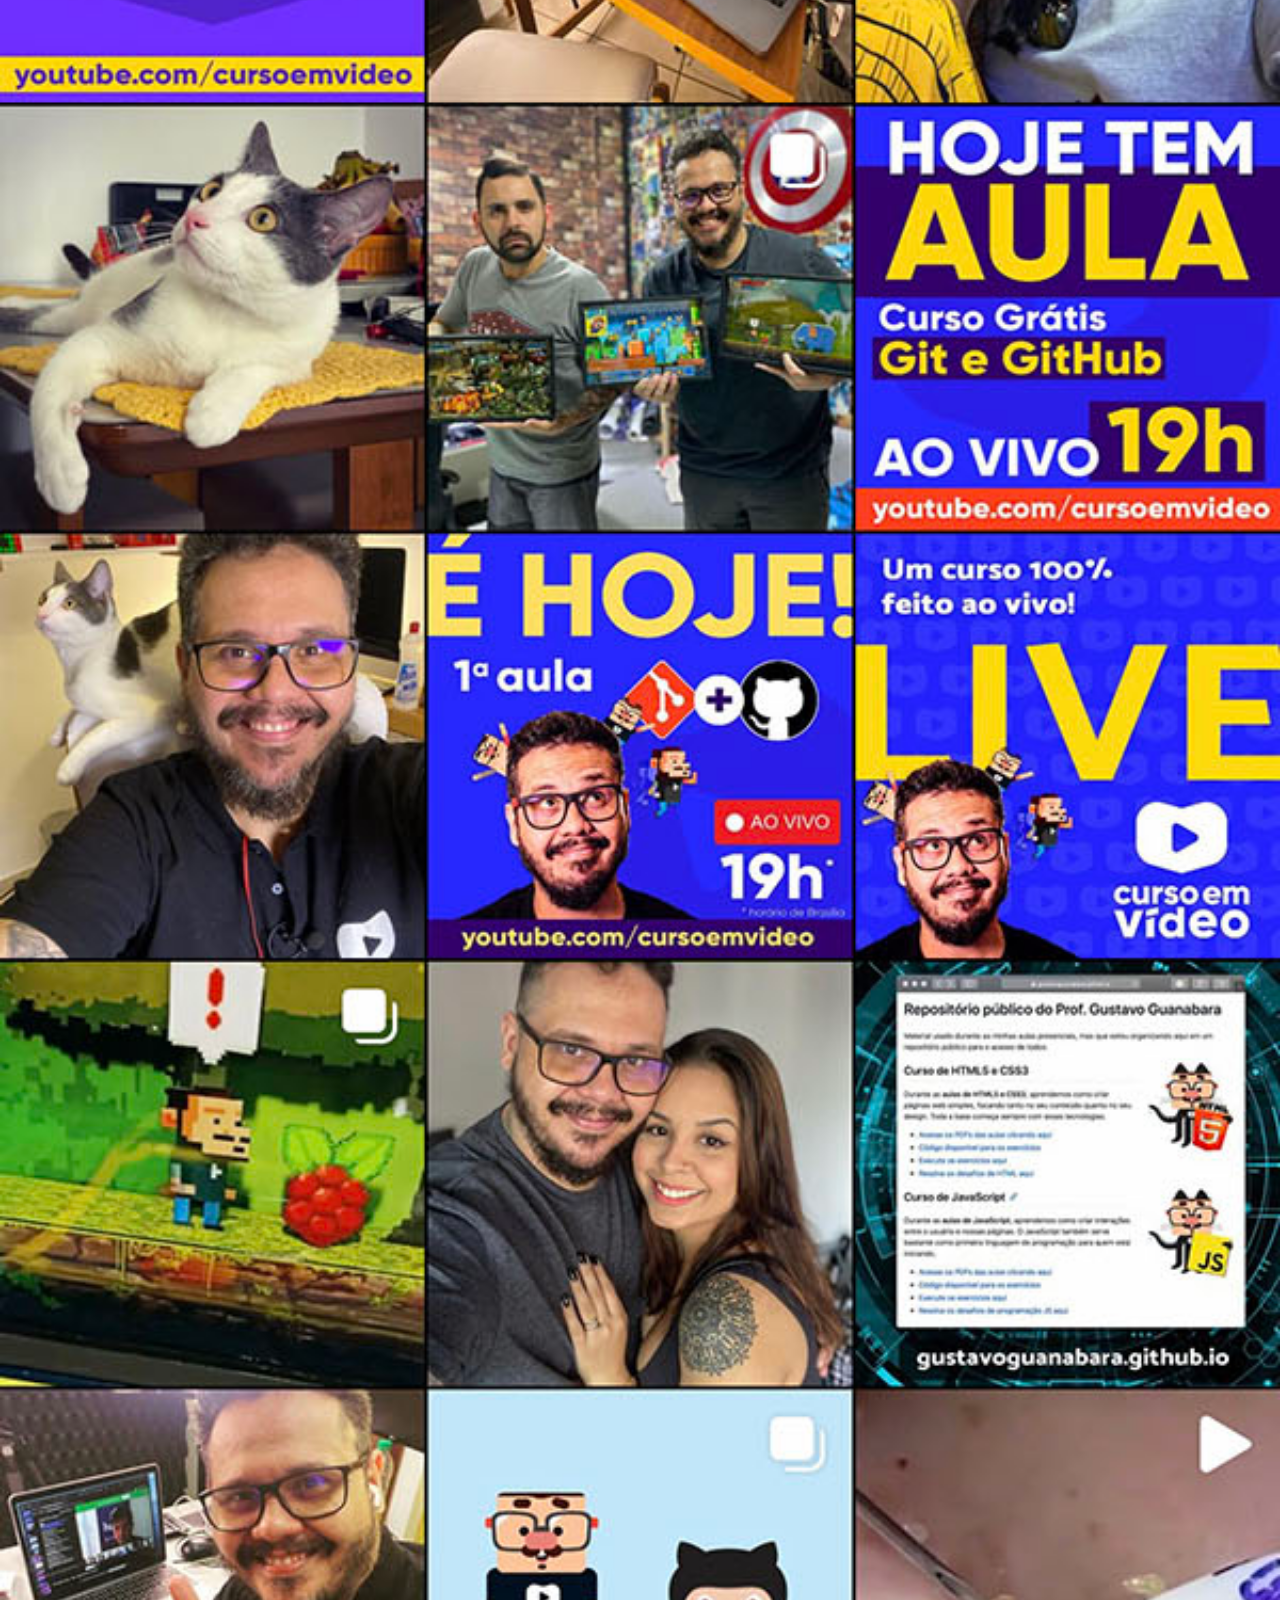
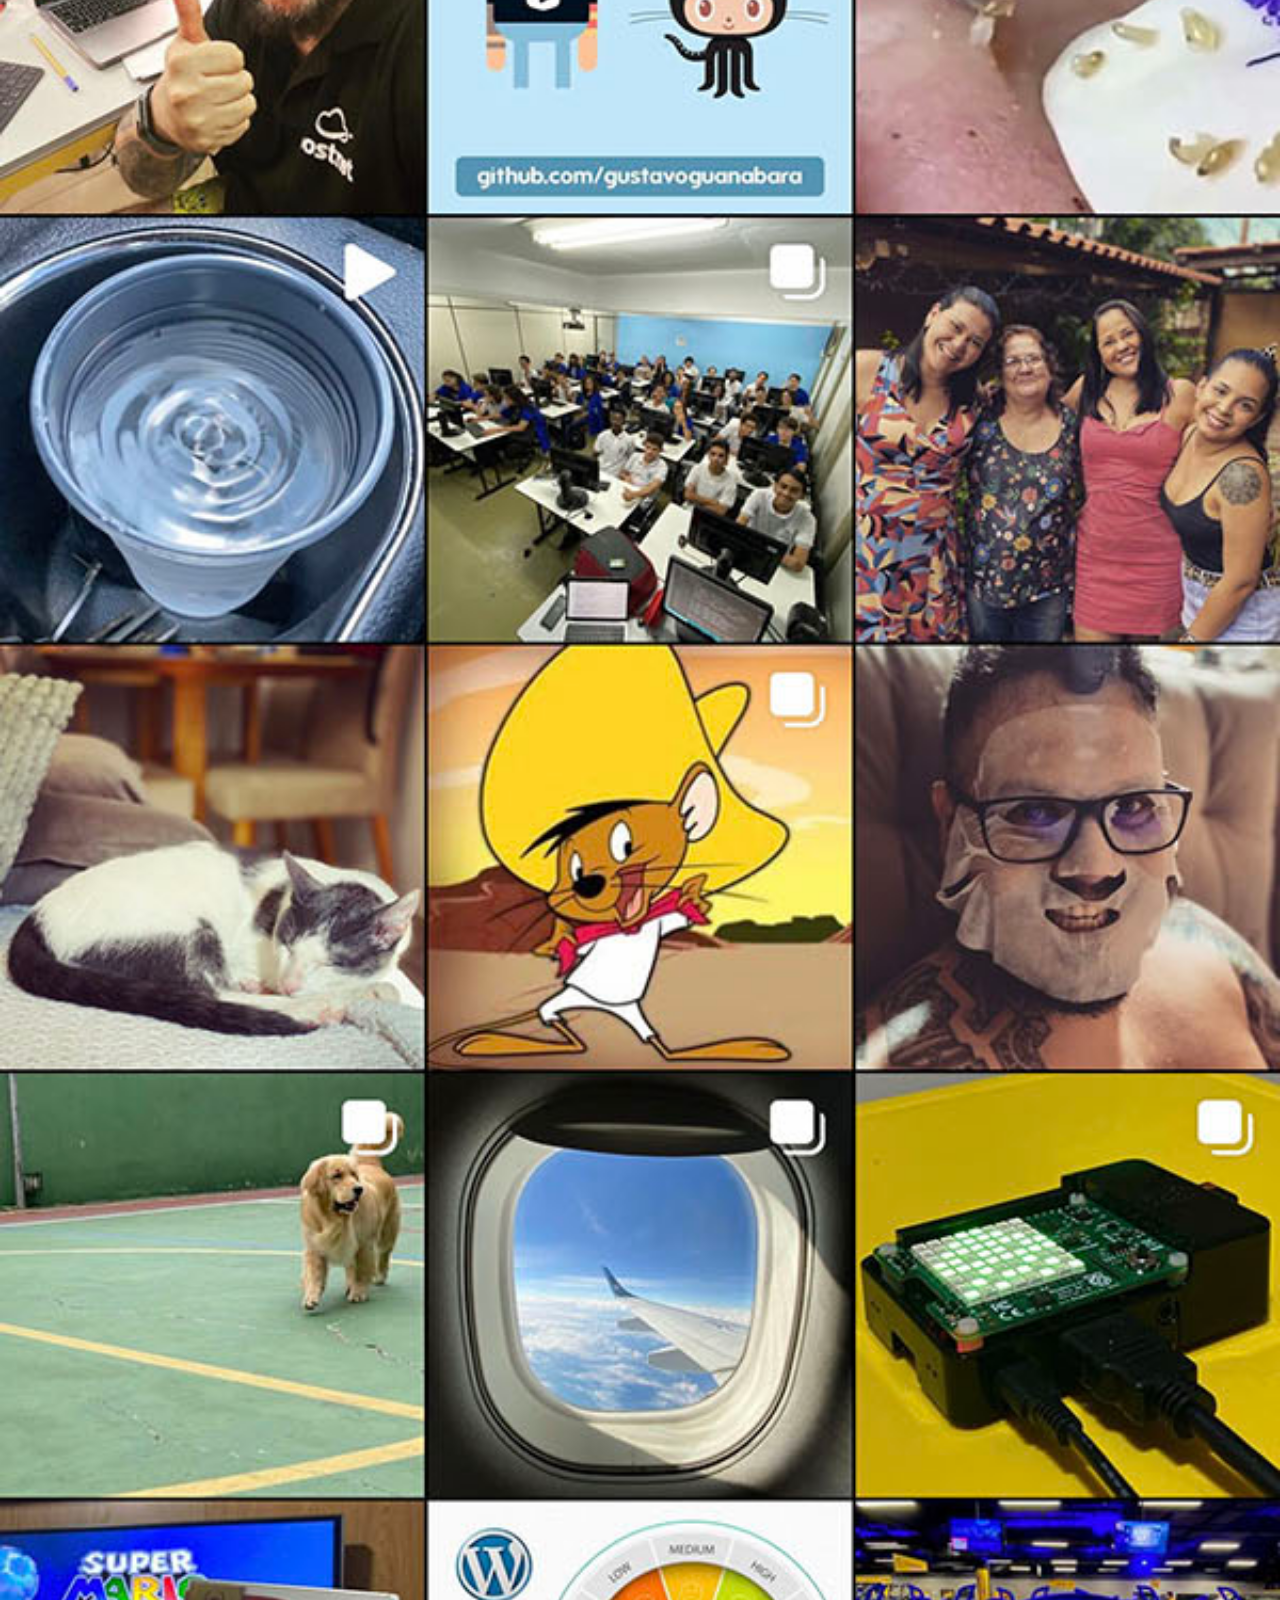
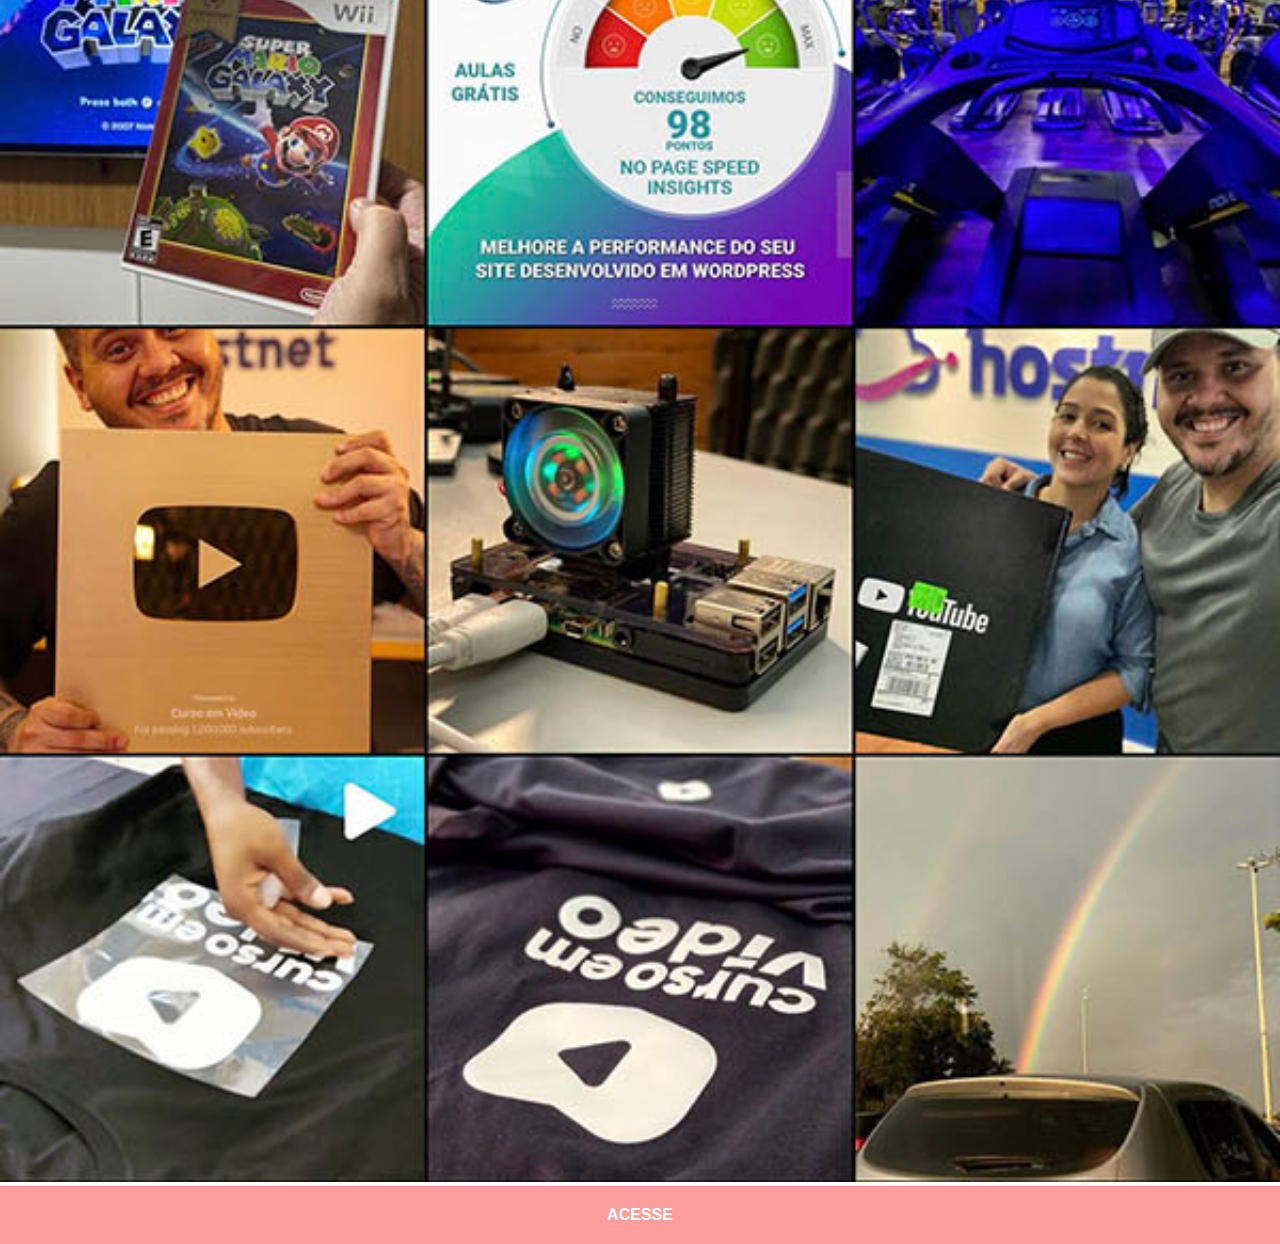
<file: instagran.html>
<!DOCTYPE html>
<html lang="pt-br">
<head>
    <meta charset="UTF-8">
    <meta name="viewport" content="width=device-width, initial-scale=1.0">
    <title>Istagram</title>
    <link rel="stylesheet" href="estilos/social.css">
</head>
<body>
    <img src="imagens/tela-instagram.jpg" alt="Istagram">
    <a href="https://www.instagram.com/gustavoguanabara/" target="_blank">ACESSE</a>
    
</body>
</html>
</file>
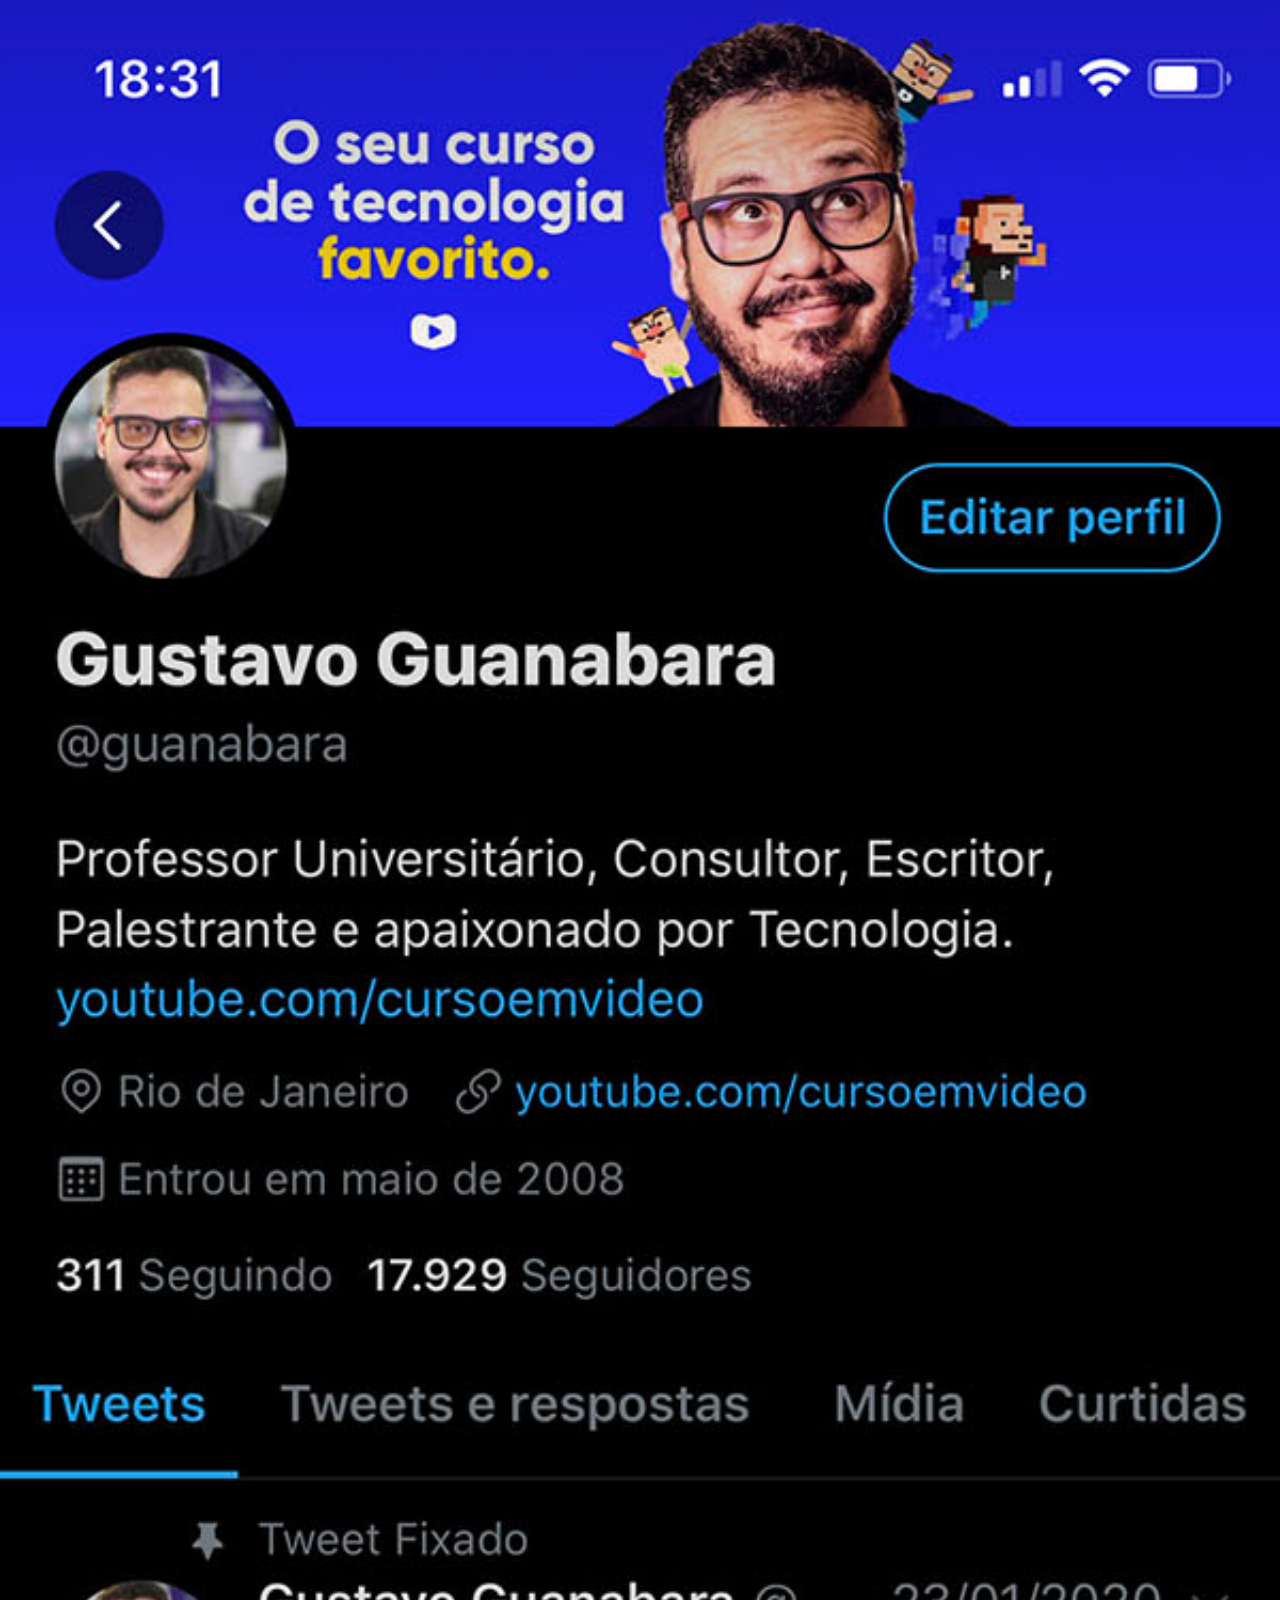
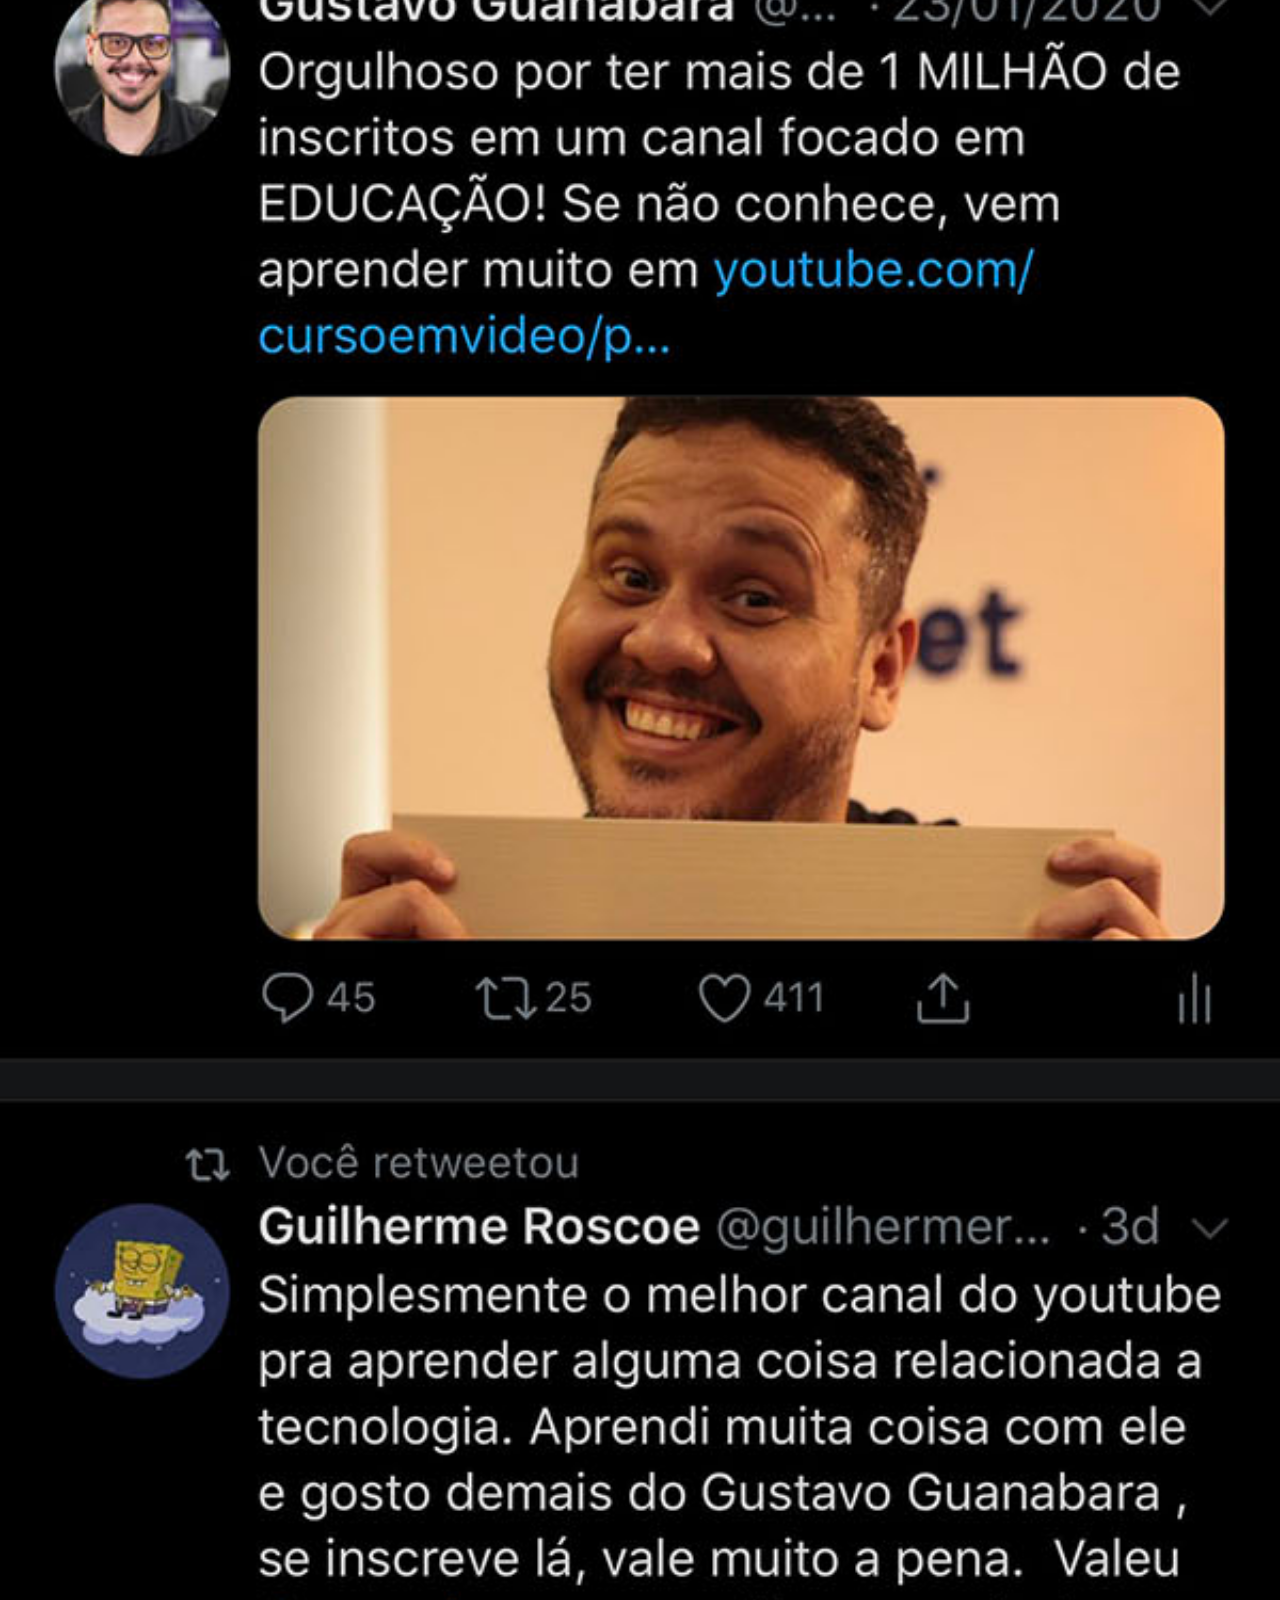
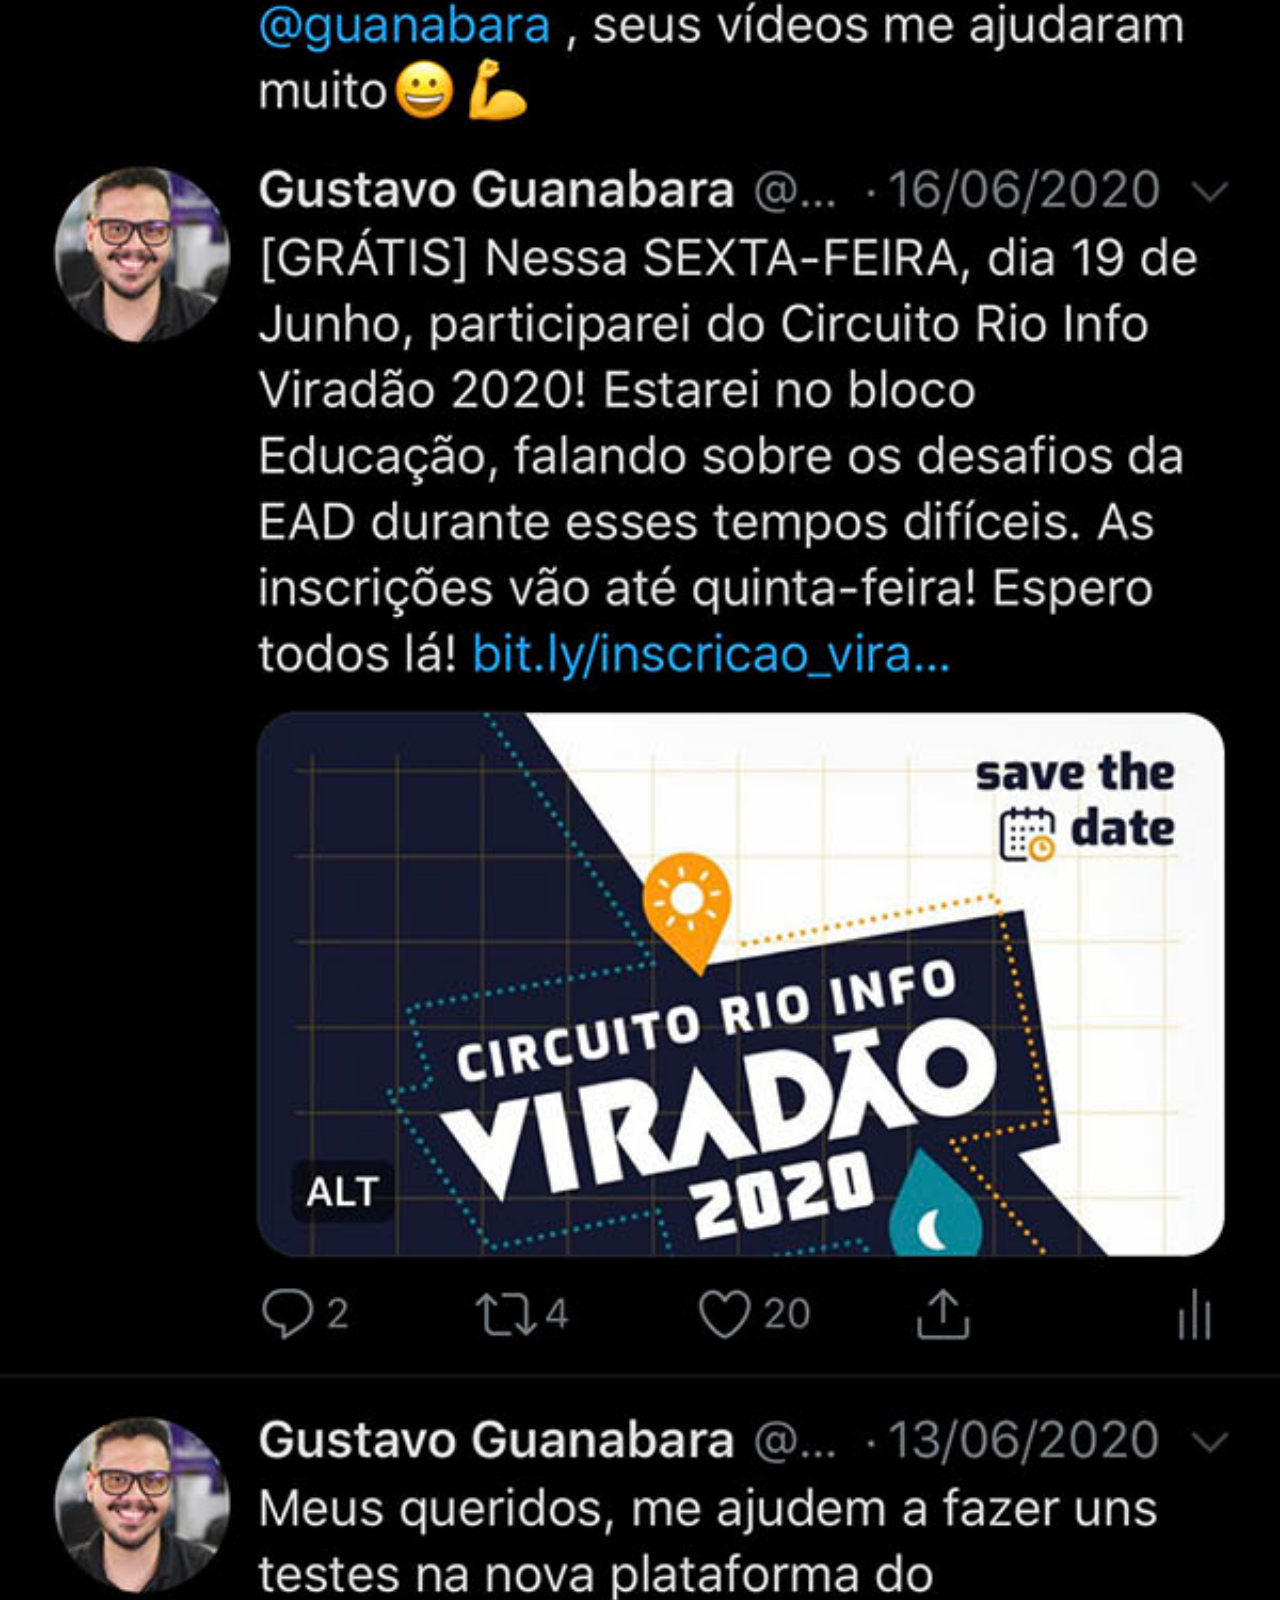
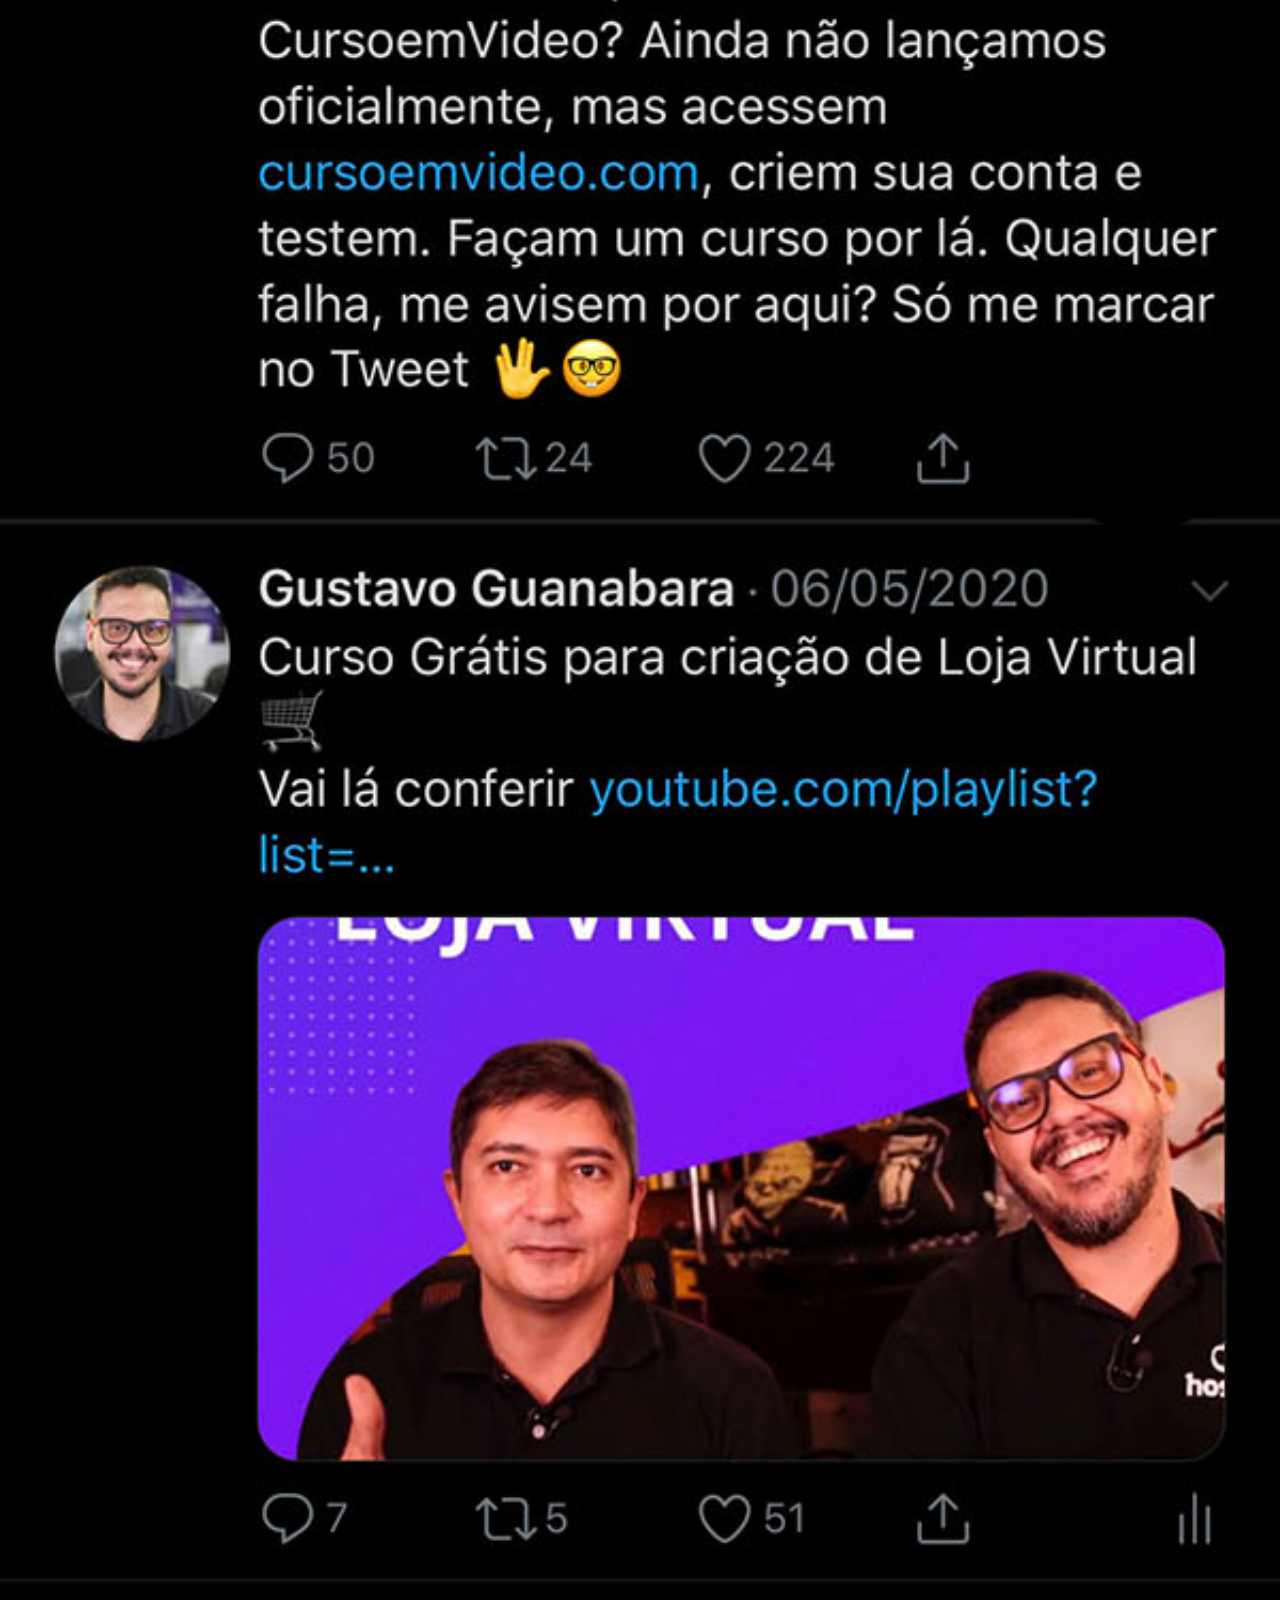
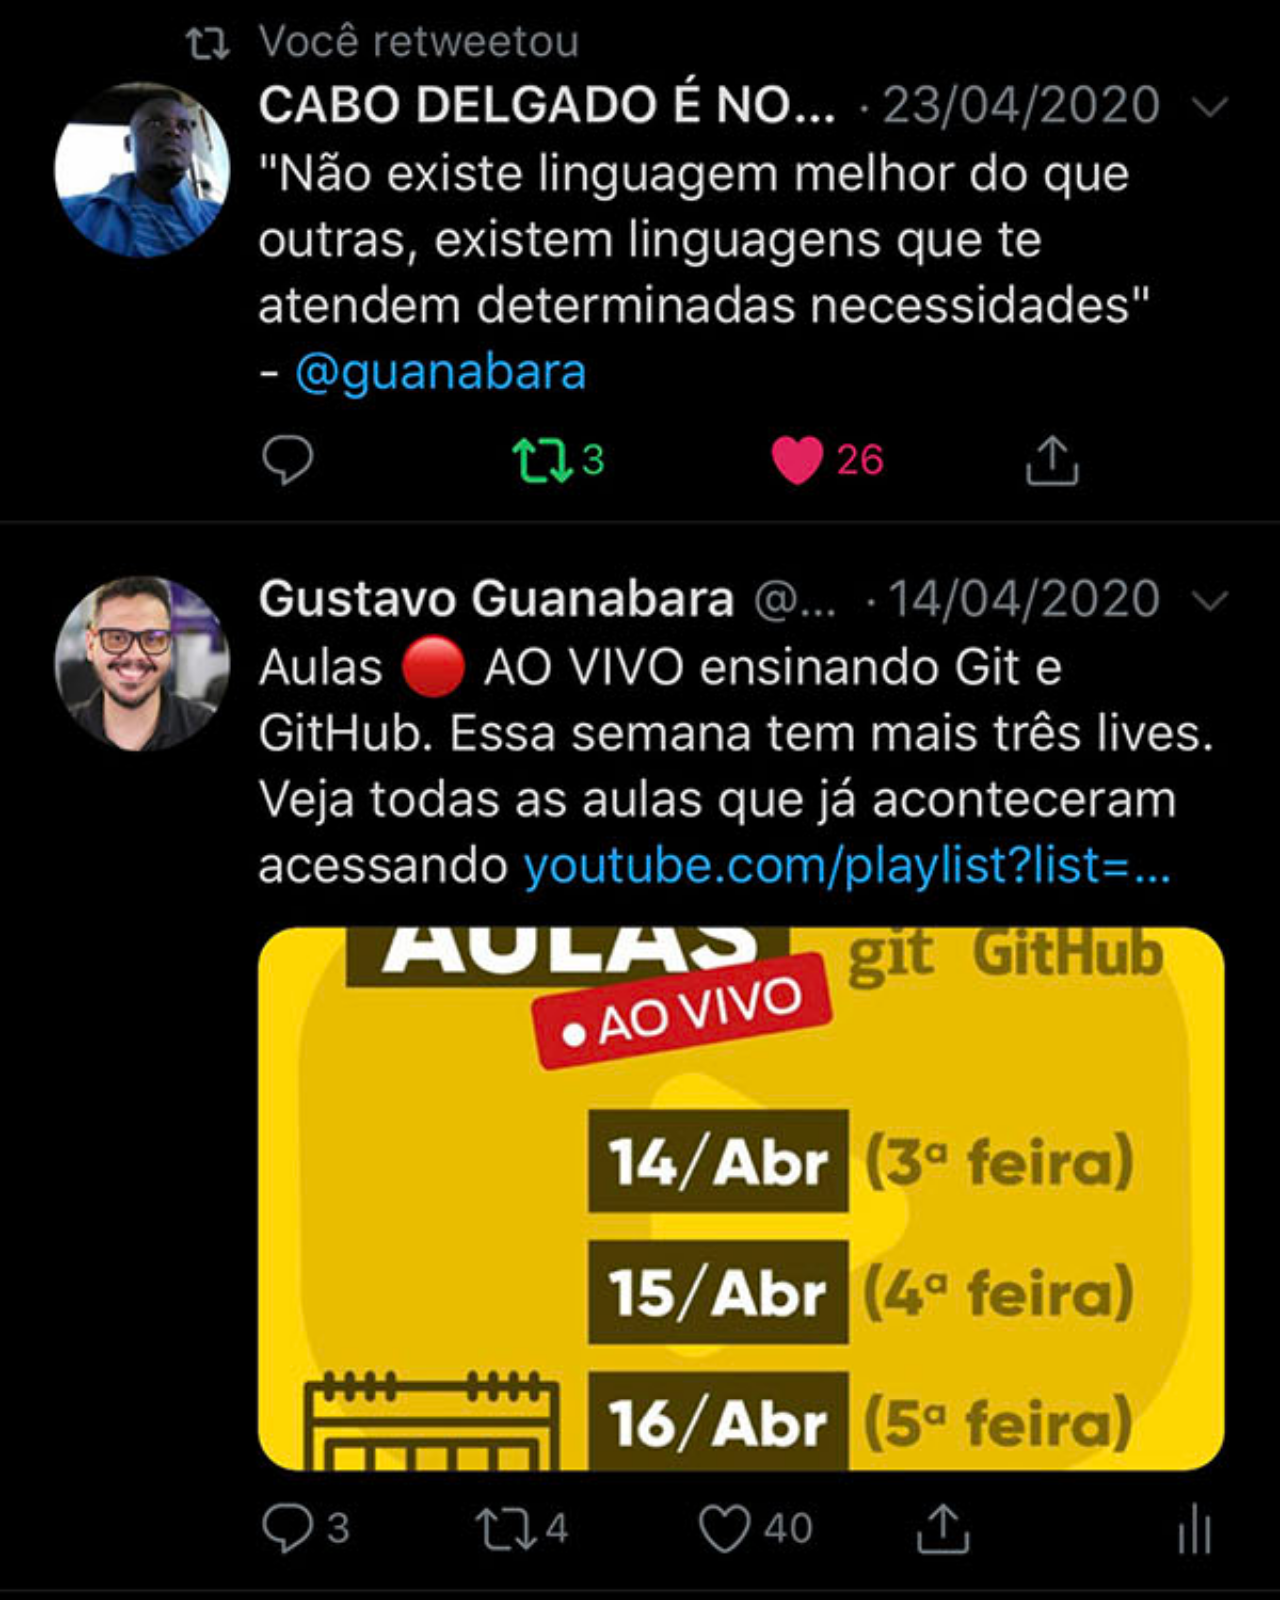
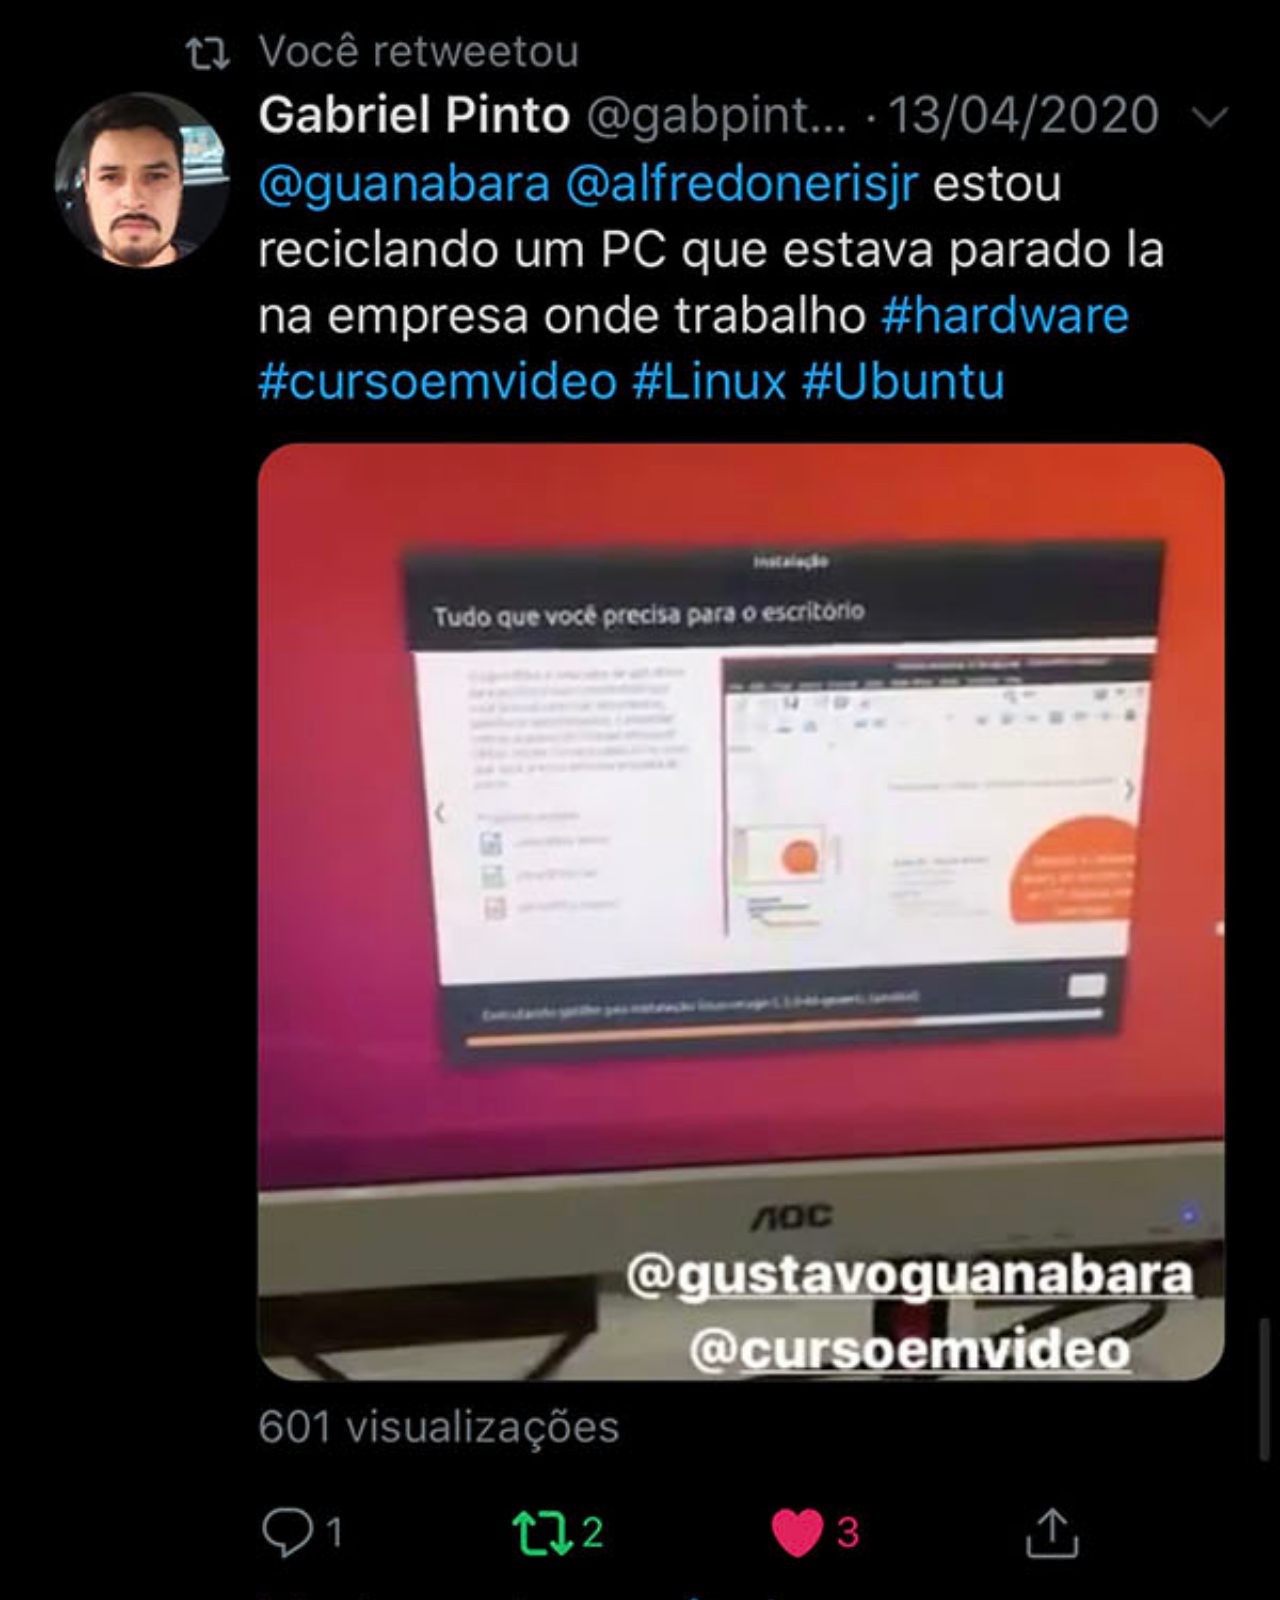
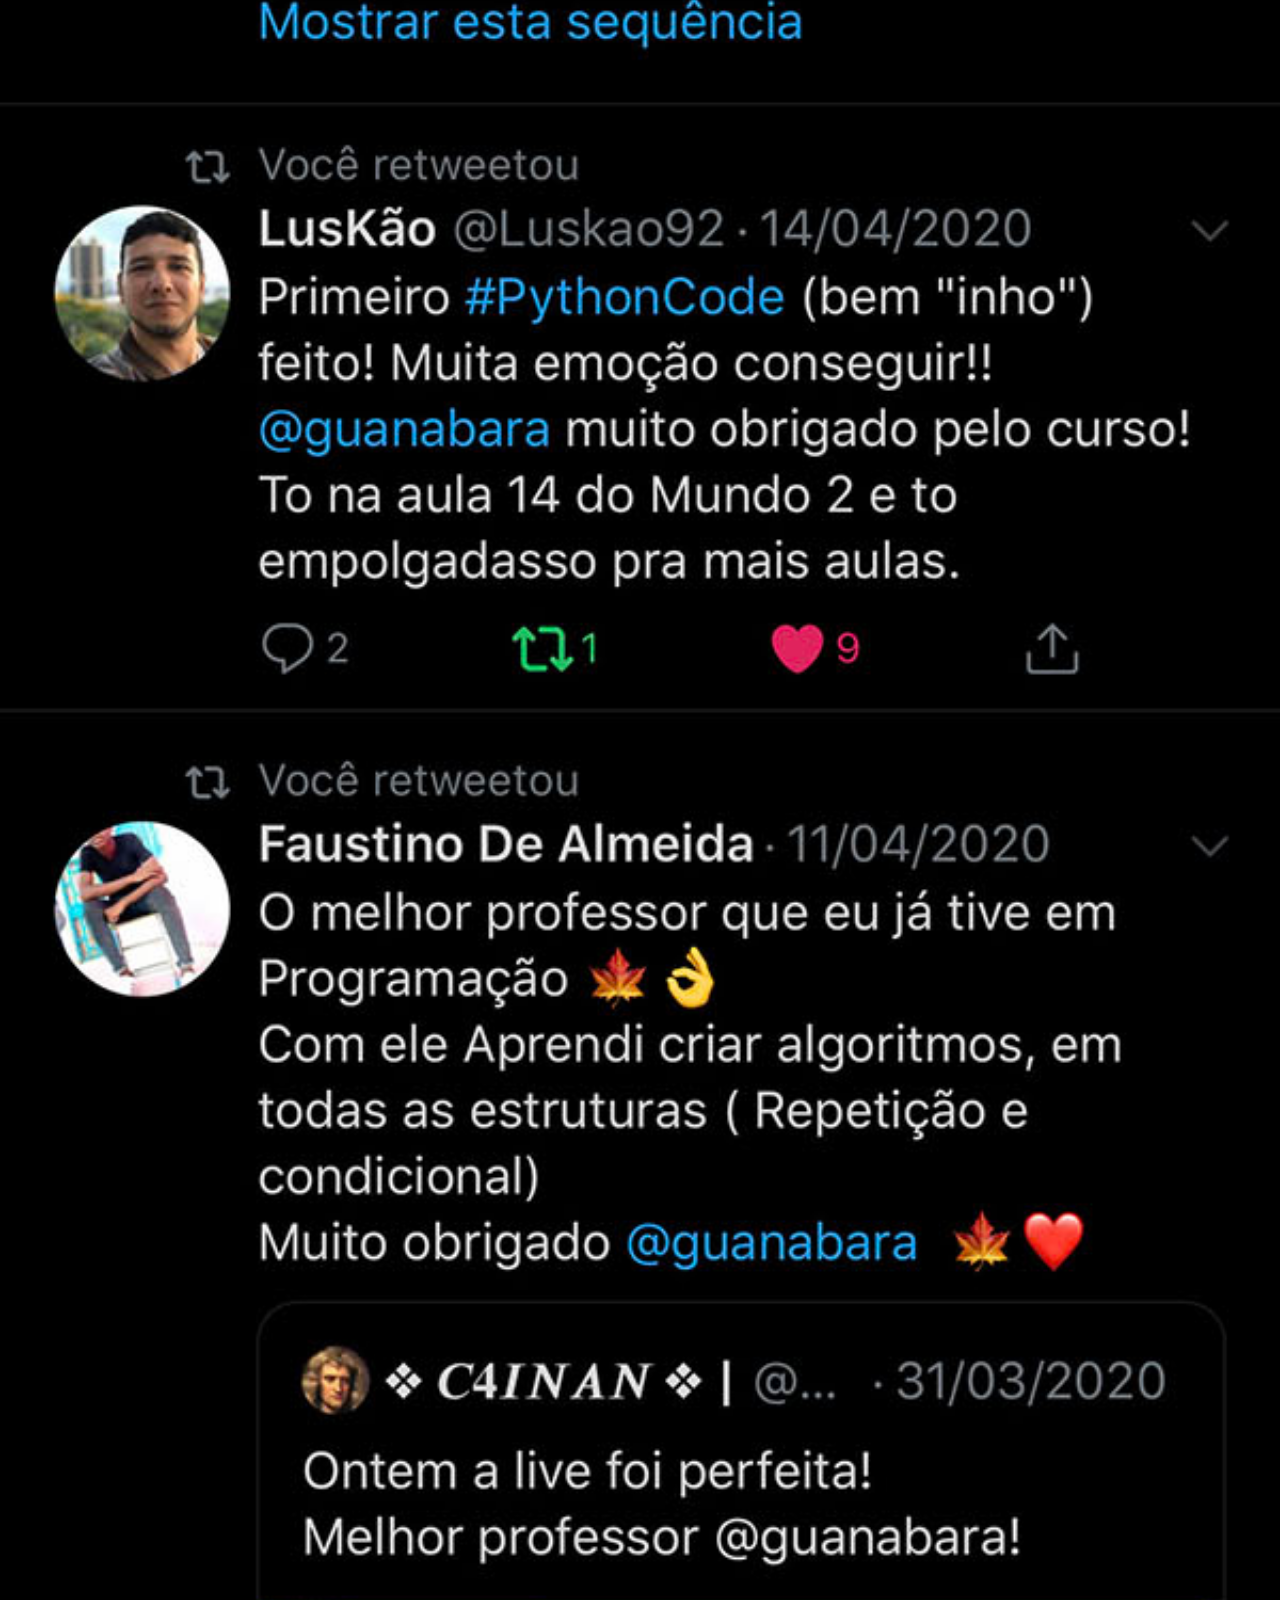
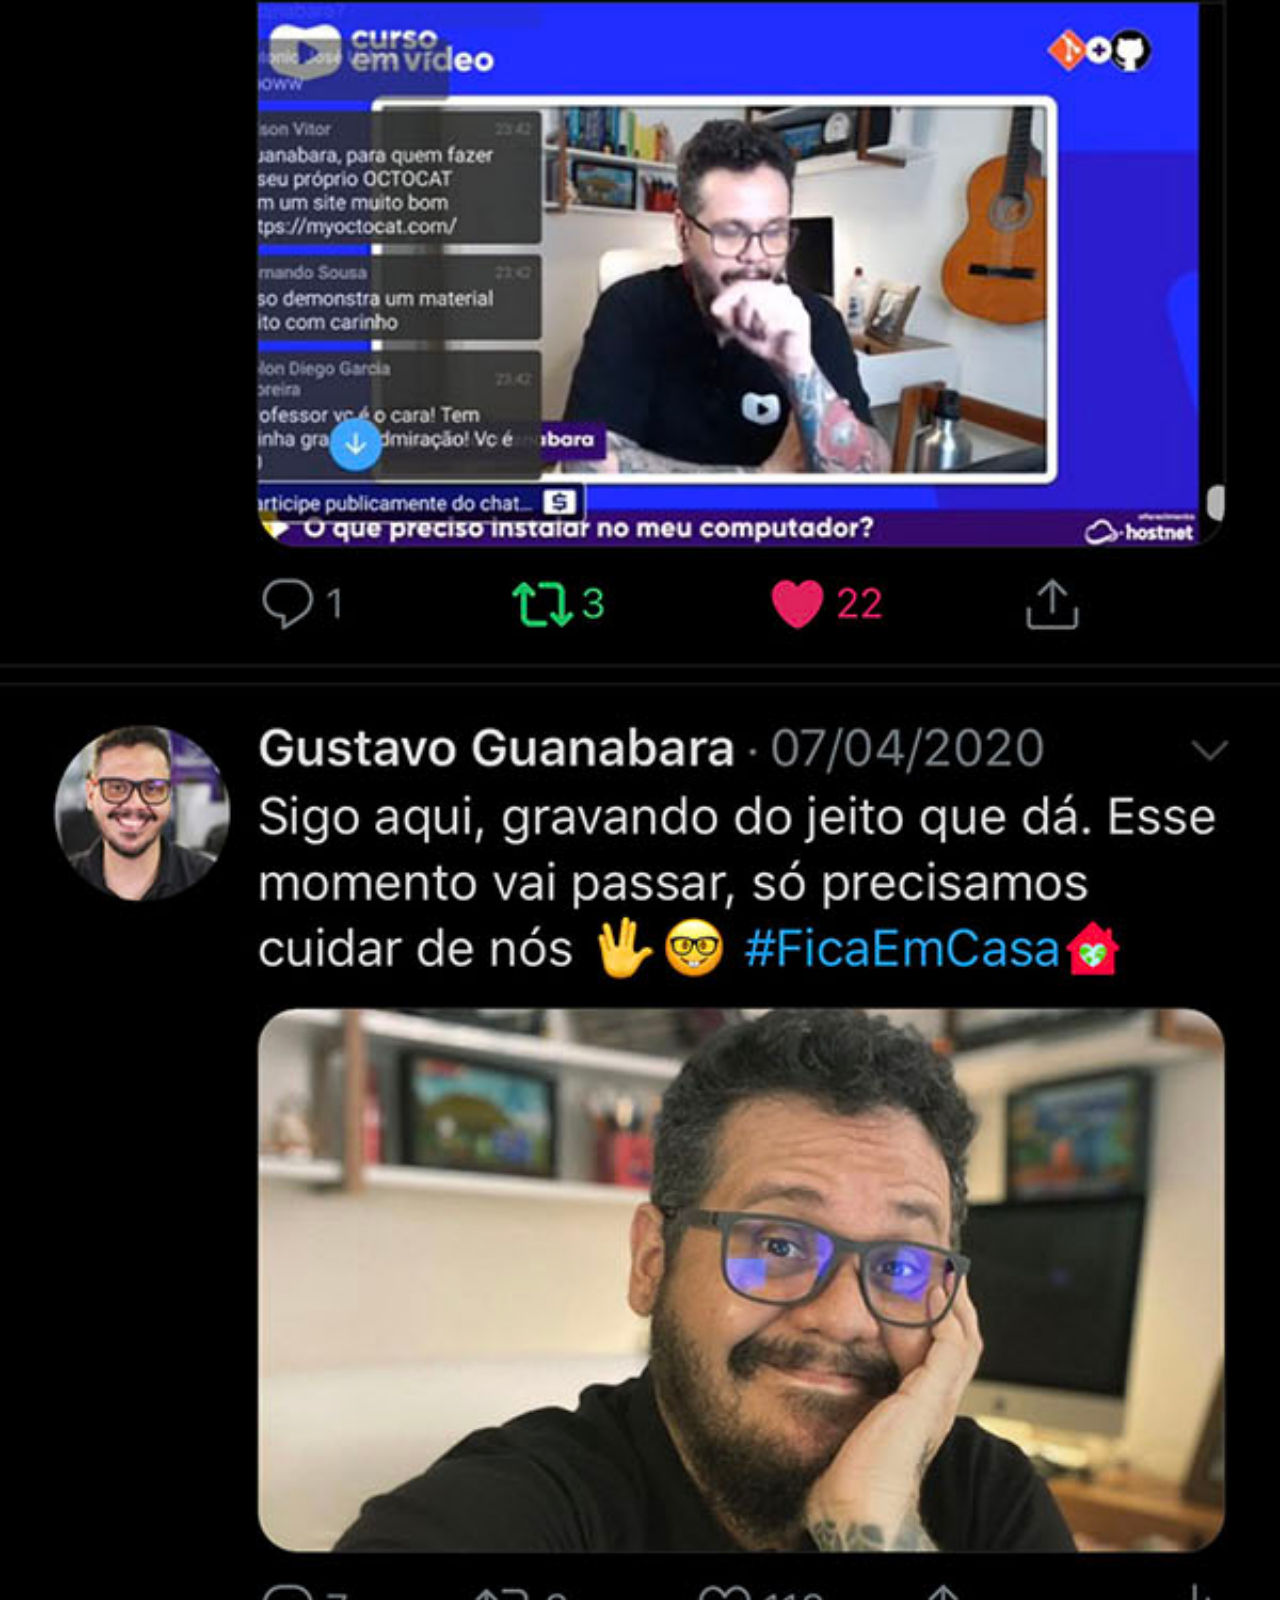
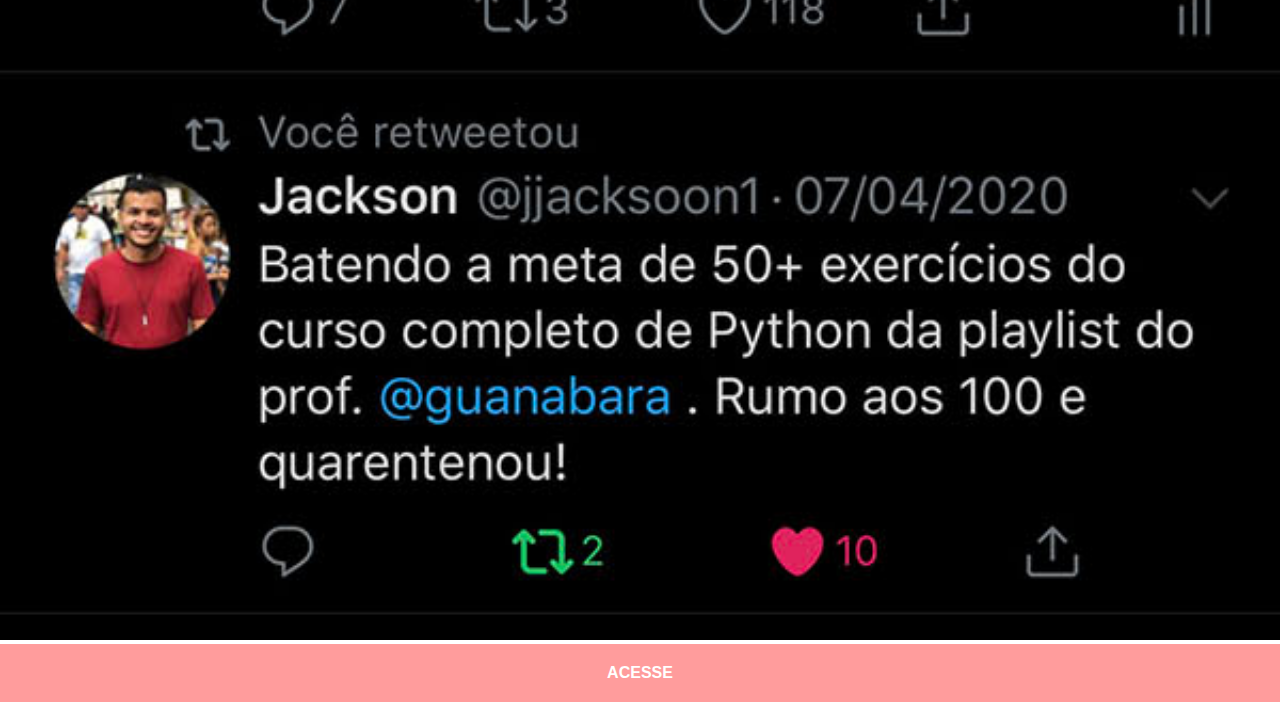
<file: twitter.html>
<!DOCTYPE html>
<html lang="pt-br">
<head>
    <meta charset="UTF-8">
    <meta name="viewport" content="width=device-width, initial-scale=1.0">
    <title>twitter </title>
    <link rel="stylesheet" href="estilos/social.css">
</head>
<body>
    <img src="imagens/tela-twitter.jpg" alt="twitter ">
    <a href="https://x.com/guanabara" target="_blank">ACESSE</a>
    
</body>
</html>
</file>
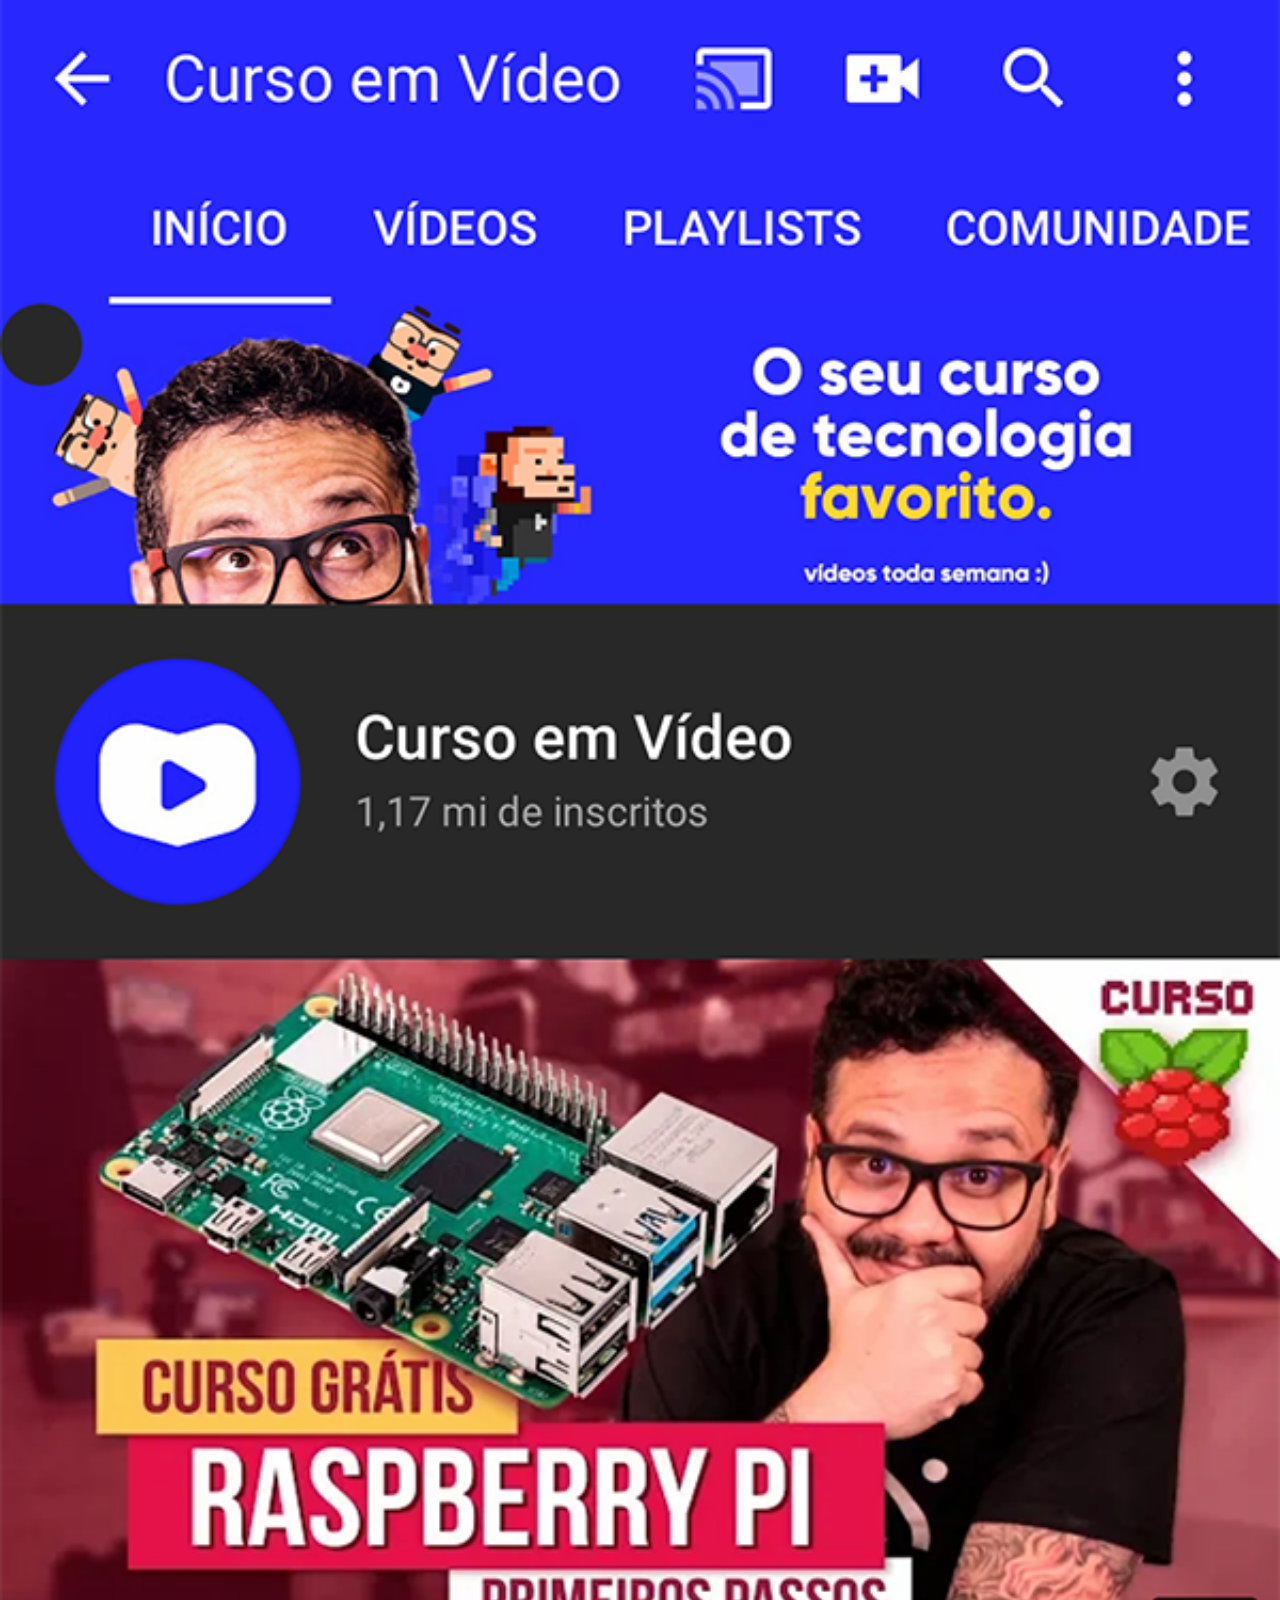
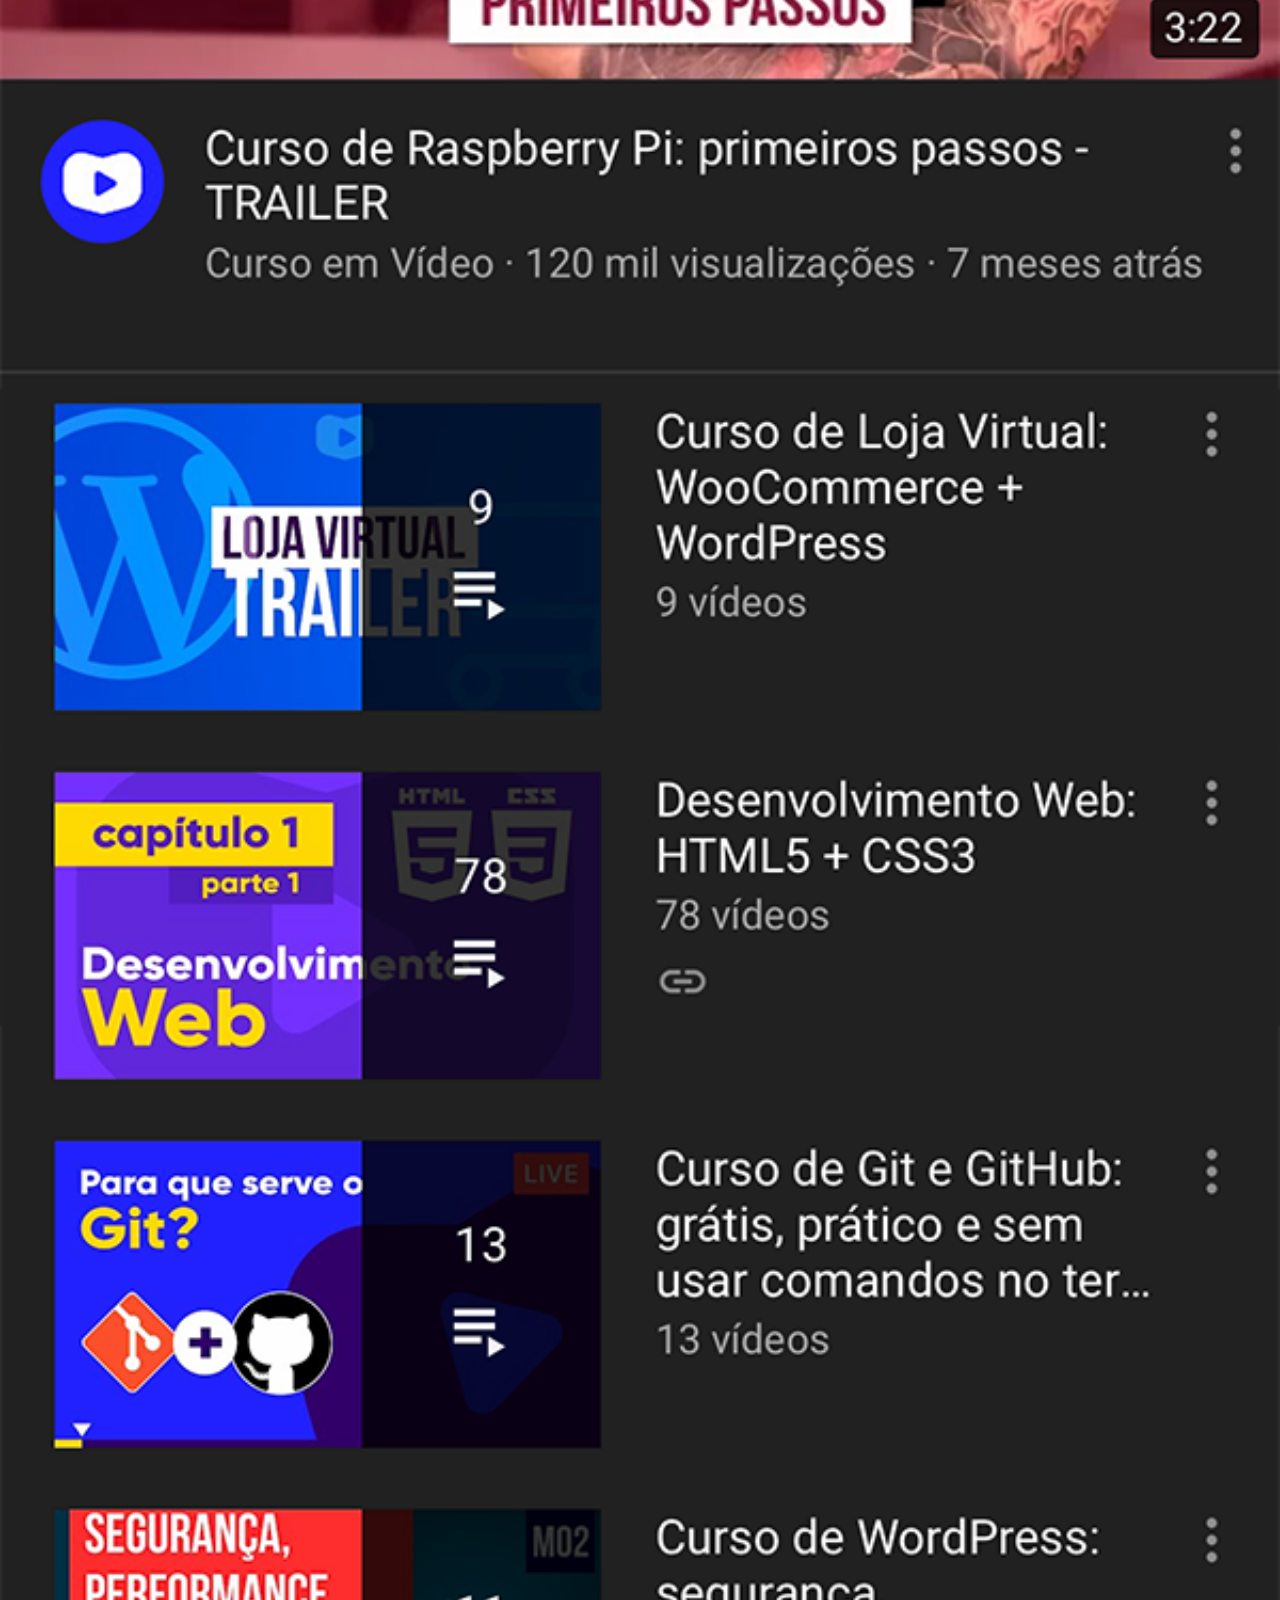
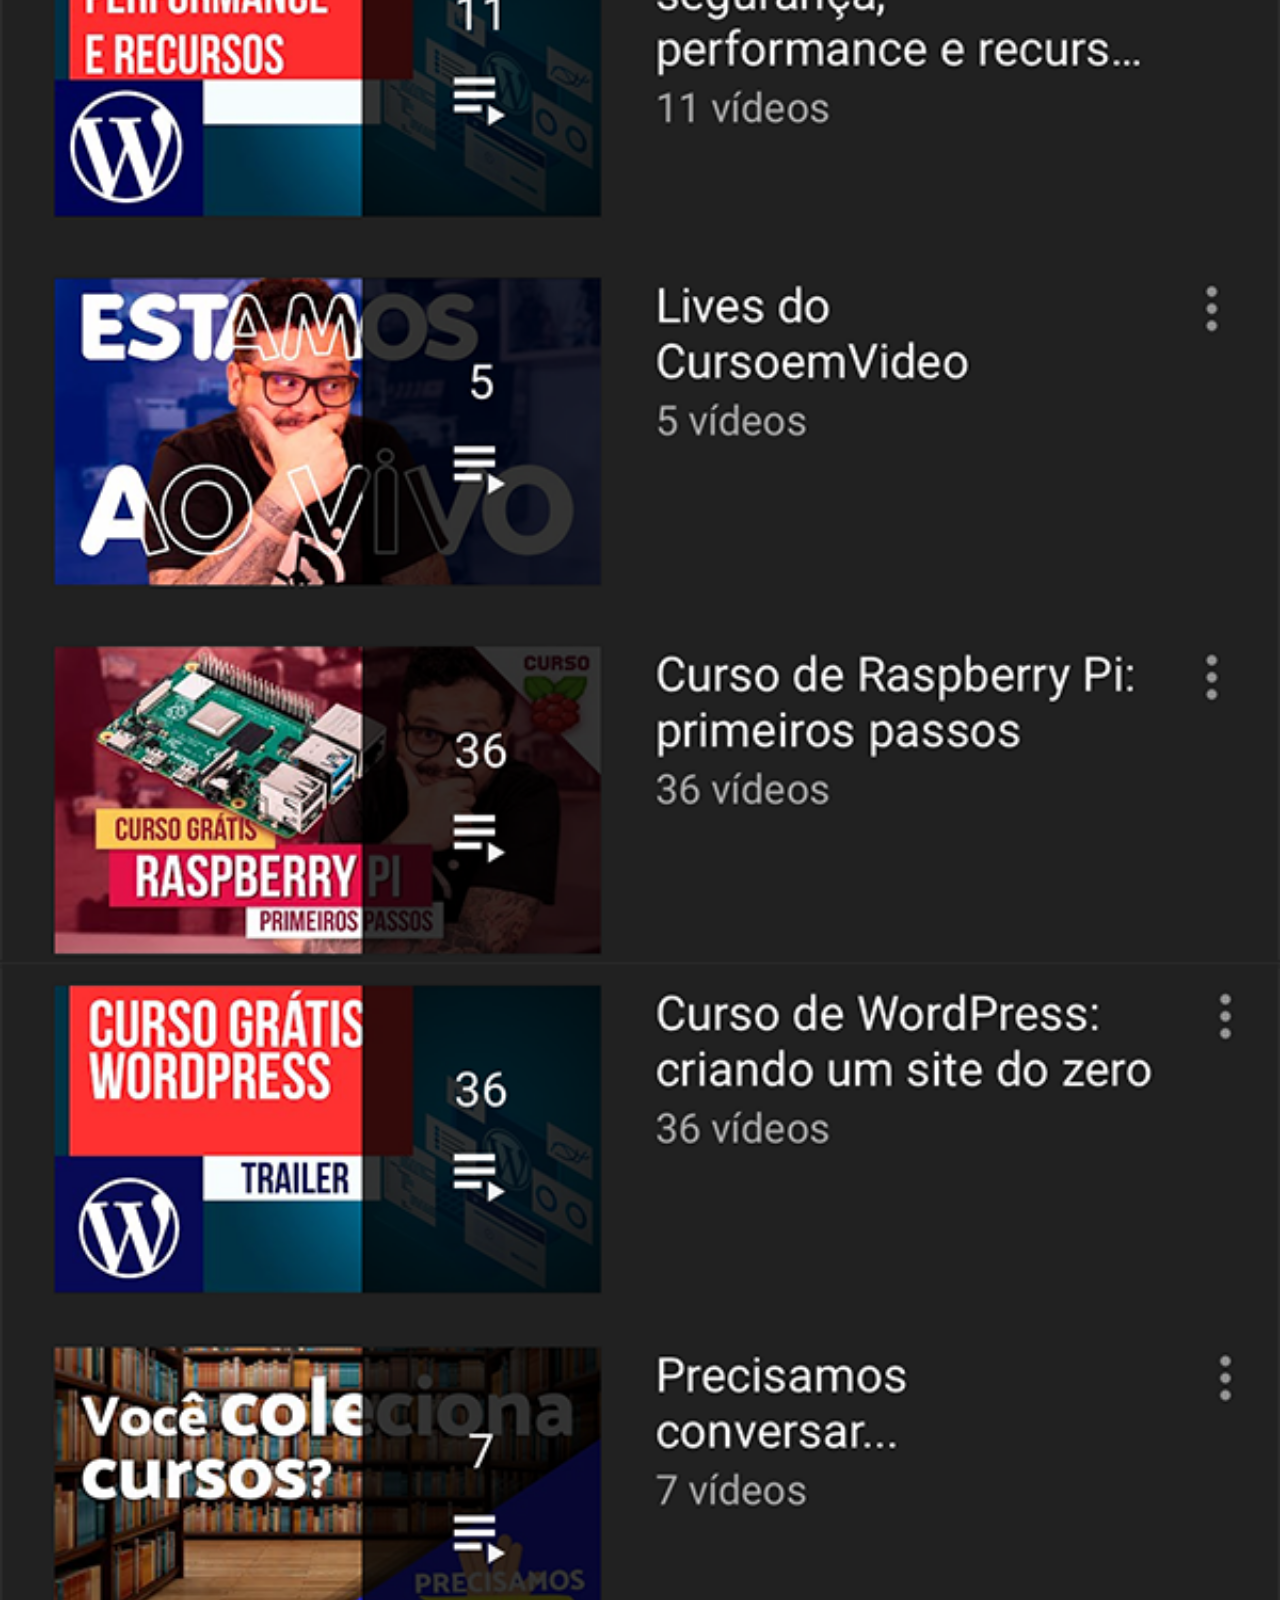
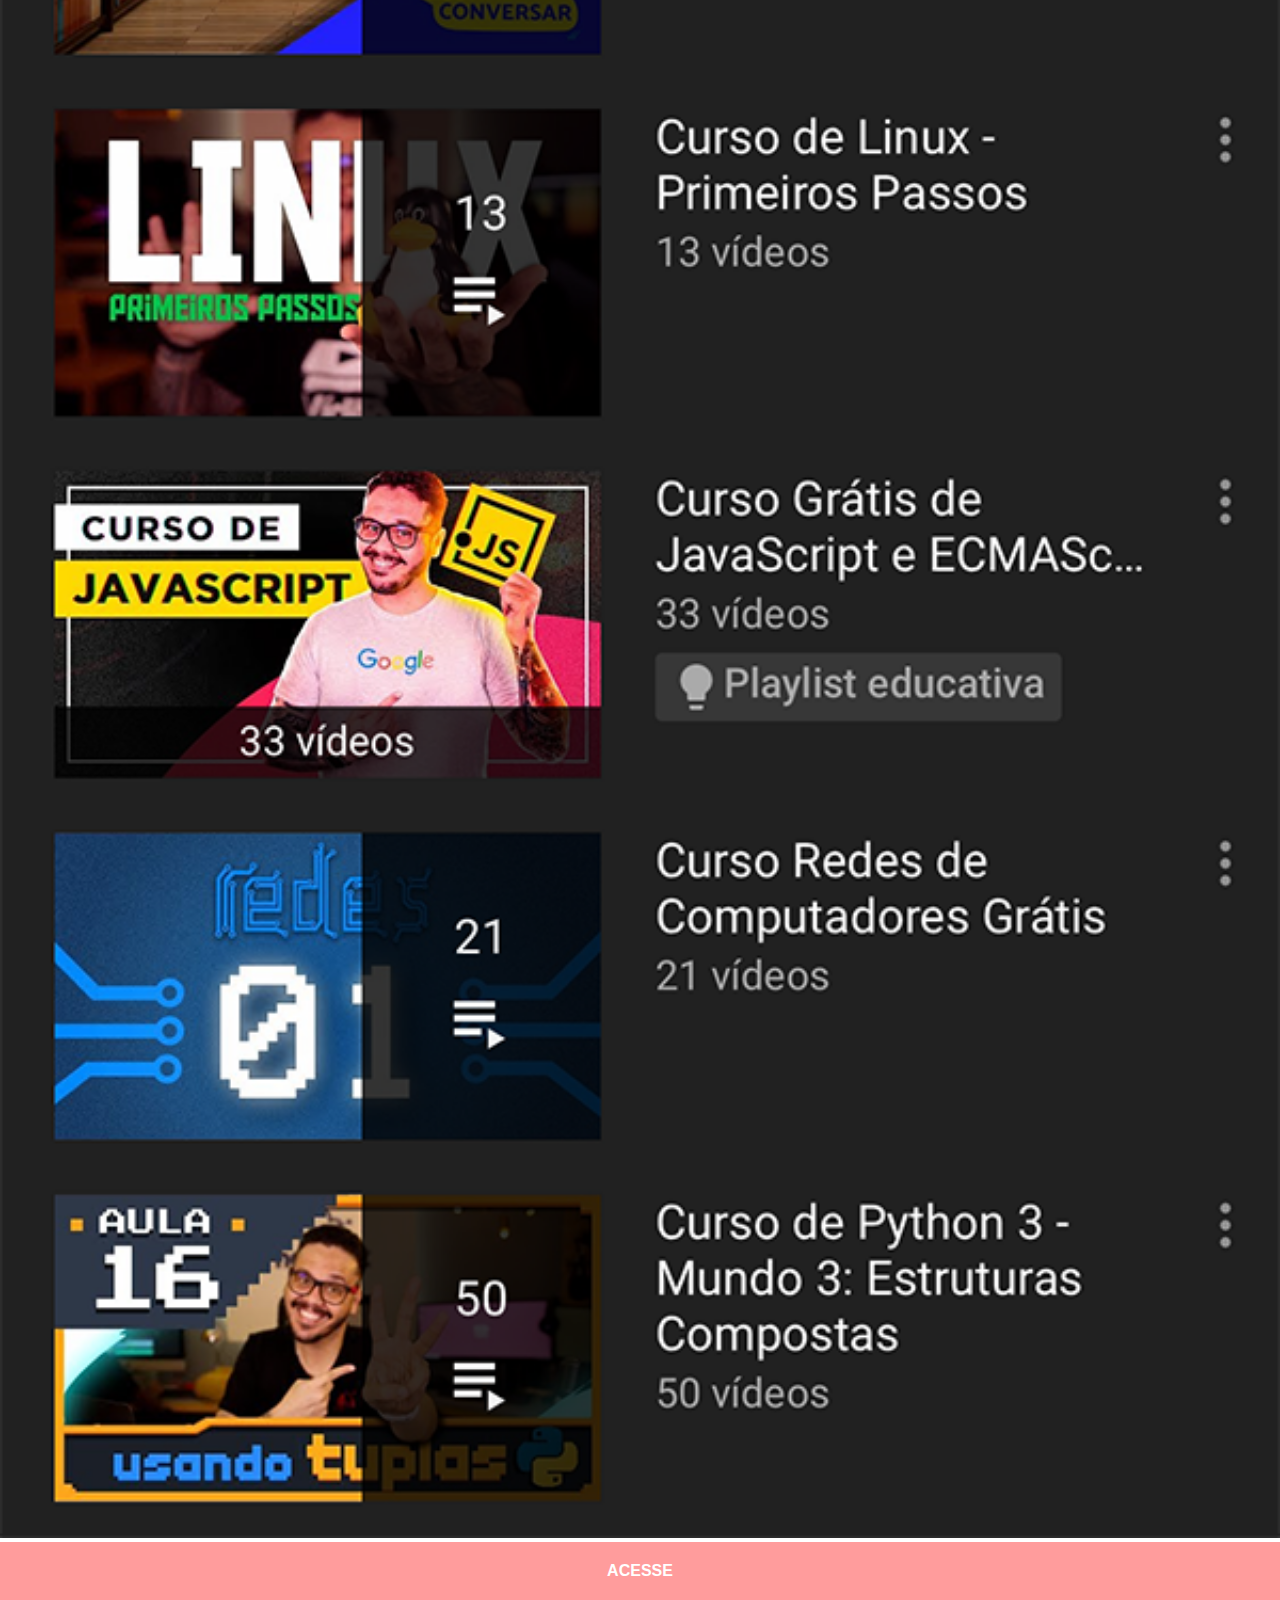
<file: youtube.html>
<!DOCTYPE html>
<html lang="pt-br">
<head>
    <meta charset="UTF-8">
    <meta name="viewport" content="width=device-width, initial-scale=1.0">
    <title>Youtube</title>
    <link rel="stylesheet" href="estilos/social.css">
</head>
<body>
    <img src="imagens/tela-youtube.png" alt="youtube">
    <a href="https://www.youtube.com/c/CursoemV%C3%ADdeo/playlists" target="_blank">ACESSE</a>

    
</body>
</html>
</file>
<file: estilos/style.css>
@charset "UTF-8";
*{
    margin: 0px;
    padding: 0px;
    font-family: Arial, Helvetica, sans-serif;
}

html,body{
    height: 100vh;
    width: 100vw;
    background-color: black;
}
main{
    position: relative;
    height: 100vh;
   
}
body{
    background: url('../imagens/fundo-madeira.jpg') no-repeat top center;
    background-size: cover;
    background-attachment: fixed;

}
section#telefone{
    position: absolute;
    top: 50%;
    left: 50%;
    transform: translate(-50%,-50%);
    height: 627px;
    width: 311px;
    background-color: blue;
    background: url('../imagens/frame-iphone.png') no-repeat;



}

iframe#tela{
    position: relative;
    top: 80px;
    left: 22px;
    width: 267px;
    height: 471px;
    

}
section#redes-sociais{
    text-align: right;
}

section#redes-sociais img {
    width: 50px;
    margin: 10px;
    border-radius: 50px;
    box-shadow: 2px 2px 5px rgba(0, 0, 0, 0.400);
    box-sizing: border-box;
}
section#redes-sociais img:hover{
    border: 2px solid rgba(255, 255, 255, 0.006);
    transform: translate(-3px, 3px);
    box-shadow: 5px 5px 10px rgba(0, 0, 0, 0.623);
    transition: transform -3s boder 1s;
    
}
</file>
<file: estilos/social.css>
@charset "UTF-8";
 *{
            padding: 0px;
            margin: 0px;
            font-family: Arial, Helvetica, sans-serif;
        }
        ::-webkit-scrollbar{
            width: 0px;
            height: 0px;
        }

        img{
            width: 100vw;


        }
        a{
            display: block;
            background-color: rgba(255, 0, 0, 0.39);
            color: white;
            padding: 20px;
            text-align: center;
            text-decoration: none;
            font-weight: bolder;


        }
        a:hover{
            background-color:red;
        }
</file>
